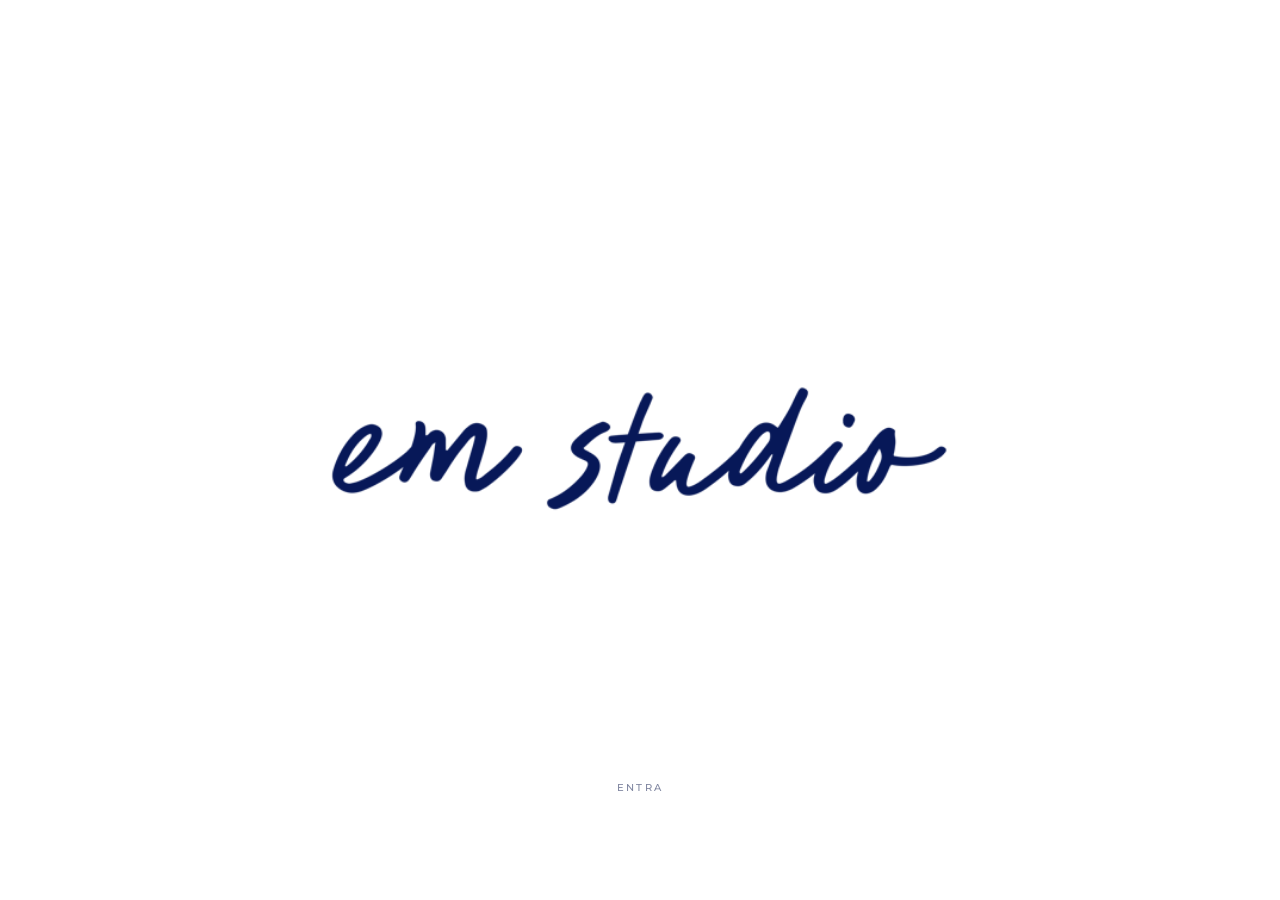
<file: index.html>
<!doctype html>
<html lang="it">
  <head>
    <meta charset="utf-8" />
    <meta name="viewport" content="width=device-width, initial-scale=1" />
    <title>EM Studio — Comunicazione e marketing</title>
    <meta name="description" content="EM Studio, comunicazione e marketing sul Garda: strategia, foto e video, branding, social, siti web e analisi, con un team costruito attorno a ogni progetto." />
    <link rel="icon" type="image/png" href="img/icon.png" />
    <link rel="apple-touch-icon" href="img/apple-touch-icon.png" />
    <!-- what a shared link shows (WhatsApp, Instagram, LinkedIn): the address must be absolute -->
    <!-- shortcut: the address is the GitHub Pages one; change it with the move to Netlify and the domain -->
    <meta property="og:type" content="website" />
    <meta property="og:title" content="EM Studio — Comunicazione e marketing" />
    <meta property="og:description" content="EM Studio, comunicazione e marketing sul Garda: strategia, foto e video, branding, social, siti web e analisi, con un team costruito attorno a ogni progetto." />
    <meta property="og:url" content="https://federicoturrinitn-a11y.github.io/em-studio/" />
    <meta property="og:image" content="https://federicoturrinitn-a11y.github.io/em-studio/img/og.jpg" />
    <meta name="twitter:card" content="summary_large_image" />
    <!-- shortcut: the ?v= is bumped by hand so a browser never pairs a new page with old styles; a build step should stamp it if the site gets one -->
    <link rel="stylesheet" href="styles.css?v=67" />
    <script src="main.js?v=52" defer></script>
  </head>
  <body>
    <!-- the font loads without holding up the first paint: until it arrives the page shows
     in its own colour with a fallback face, never as a blank white screen -->
    <link rel="preconnect" href="https://fonts.gstatic.com" crossorigin />
    <link
      rel="stylesheet"
      href="https://fonts.googleapis.com/css2?family=Montserrat:wght@300;400;500;600&display=swap"
      media="print"
      onload="this.media = 'all'"
    />
    <!-- Set before first paint: every hidden starting state in the CSS hangs off
     this flag, so without script the page renders as plain readable content. -->
    <script>
      document.documentElement.classList.add("js");
      // back from Lavori, the first paint is already the colour its curtain left on screen
      try {
        if (sessionStorage.getItem("em-from") === "lavori") {
          var h = location.hash;
          document.body.style.backgroundColor = h === "#contatti" ? "#091956" : h === "#chi-siamo" ? "#ffffff" : "#091956";
          document.documentElement.setAttribute("data-tone", h === "#chi-siamo" ? "light" : "dark");
        }
      } catch (e) {}
    </script>

    <!-- paper behind the docked em, so the Studio page scrolls under it cleanly -->
    <div class="bar" aria-hidden="true"></div>

    <!-- The handwritten logo from Landing page (6), cut into its two words. They
     read as "em studio" until they part, then em climbs to the top and studio
     drops to the bottom. Every change of page closes and reopens them. -->
    <div class="mark" aria-hidden="true">
      <span class="part" data-part
        ><img
          src="[data-uri]"
          alt="" /></span
      ><span class="part" data-part
        ><img
          src="[data-uri]"
          alt=""
      /></span>
    </div>

    <nav class="corner corner--tr" aria-label="Sezioni">
      <a href="#home">Home</a>
      <a href="#chi-siamo">Studio</a>
      <a href="lavori.html">Lavori</a>
      <a href="#contatti">Contatti</a>
    </nav>

    <button class="skip" id="skip" type="button">ENTRA</button>

    <main class="middle" id="middle">
      <!-- =====================================================  STUDIO  ===== -->
      <!-- A page that scrolls down. Its first screen is the slogan between em
       and studio; once it scrolls, em docks top-left and studio drops away. -->
      <section class="view" id="studio" aria-label="Studio">
        <!-- First part: pinned under the logo. Scrolling down first raises the
         slogan line by line, then slides this row from right to left, each
         block appearing as it comes in; after that the page carries on down. -->
        <div class="hscroll" id="hscroll" data-scene="blue">
          <div class="sticky">
            <!-- the first screen: on white the logo grows, a card opens under it
                 and the projects flip through it; the card turns dark blue and fills
                 the screen, the logo rises to the upper middle and a row of five
                 photos comes up along the foot (main.js) -->
            <div class="intro hero">
              <!-- the card: the flipbook plays on it; its last picture is the dark
                   blue itself, and it opens to fill the first screen (main.js) -->
              <span class="frame" aria-hidden="true">
                <span class="flip">
                  <img src="img/moor-1.jpg" alt="" />
                  <img src="img/pallavolo-c9-2.jpg" alt="" />
                  <img src="img/sweet-retreat-1.jpg" alt="" />
                  <img src="img/la-lavagna-2.jpg" alt="" />
                  <img src="img/desiree-corona-2.jpg" alt="" />
                  <img src="img/calzature-dro-3.jpg" alt="" />
                  <img src="img/like-home-1.jpg" alt="" />
                  <img src="img/horizon-1.jpg" alt="" />
                </span>
              </span>
              <!-- in the middle of the blue, what the studio is -->
              <div class="hero-text">
                <p class="statement">Il bello è vedere quello che gli altri non vedono.</p>
                <p class="hero-lead">
                  EM Studio è uno spazio creativo in continua evoluzione, dove
                  idee, competenze e punti di vista diversi si incontrano. Un
                  team che prende forma attorno a ogni progetto.
                </p>
                <a class="btn" href="lavori.html">Vedi i lavori</a>
              </div>
              <!-- along the foot, five of our projects, picked for colours that sit with the blue -->
              <div class="strip">
                <a href="lavori.html" style="--i: 0"><img src="img/gp-servizi-1.jpg" alt="G&amp;P Servizi" /></a>
                <a href="lavori.html" style="--i: 1"><img src="img/dolce-riva-3.jpg" alt="Dolce Riva Night" /></a>
                <a href="lavori.html" style="--i: 2"><img src="img/calzature-dro-1.jpg" alt="Calzature Dro" /></a>
                <a href="lavori.html" style="--i: 3"><img src="img/sweet-retreat-1.jpg" alt="Sweet Retreat" /></a>
                <a href="lavori.html" style="--i: 4"><img src="img/desiree-corona-3.jpg" alt="Desiree Corona" /></a>
              </div>
              <h1 class="vh">EM Studio — Comunicazione e marketing</h1>
            </div>
          </div>
        </div>

        <div class="scene scene--stack dark" data-scene="navy">
          <div class="wrap">
            <p class="eyebrow">Servizi 360°</p>
            <h2>Creative, strategy e digital</h2>
            <p class="intro-p">
              La comunicazione comprende competenze diverse, che funzionano al
              meglio quando dialogano tra loro. Per questo mettiamo in relazione
              strategia, creatività, digitale e tecnologia, costruendo percorsi
              coerenti con gli obiettivi del brand.
            </p>
          </div>
        <!-- the six services, their names large and stacked: pointing at one
             darkens its band and brings up its project's photo beside it (on
             the right and on the left in turn); opening the row moves that
             photo to its place beside the text (main.js) -->
        <div class="svc">
                  <div class="svc-list">
          <details>
            <summary><span class="svc-n">01</span><span class="svc-name">Strategy &amp; Consulting<span class="svc-float" aria-hidden="true"><img data-src="img/gp-servizi-1.jpg" alt="" /></span></span><span class="svc-sub">Brand strategy, posizionamento e direzione creativa</span></summary>
            <div class="svc-fold"><div class="svc-body"><a class="svc-pic" href="lavori.html"><img data-src="img/gp-servizi-1.jpg" alt="" /><span class="svc-cap"><small>Esempio · Azienda sicurezza lavoro</small>G&amp;P Servizi</span></a><div><p class="svc-tag">Diamo una direzione alle tue idee</p><p>Affianchiamo brand e aziende nella definizione della propria identità, degli obiettivi e della direzione da seguire. Analizziamo il contesto, individuiamo opportunità e sviluppiamo strategie che mettono in relazione visione, creatività e obiettivi concreti.</p></div><ul class="tags"><li>Strategia</li><li>Consulenza</li><li>Posizionamento</li><li>Analisi di mercato</li><li>Direzione creativa</li><li>Pianificazione</li></ul><a class="btn svc-cta" href="#contatti" data-svc="Strategy &amp; Consulting">Contattaci</a></div></div>
          </details>
          <details>
            <summary><span class="svc-n">02</span><span class="svc-name">Photo &amp; Video<span class="svc-float" aria-hidden="true"><img data-src="img/horizon-1.jpg" alt="" /></span></span><span class="svc-sub">Fotografia, video, shooting e storytelling</span></summary>
            <div class="svc-fold"><div class="svc-body"><a class="svc-pic" href="lavori.html"><img data-src="img/horizon-1.jpg" alt="" /><span class="svc-cap"><small>Esempio · Organizzazione eventi</small>Horizon Music Festival</span></a><div><p>Realizziamo contenuti visivi che raccontano brand, prodotti, servizi ed esperienze attraverso fotografia e video. Dallo sviluppo del concept alla produzione, curiamo ogni dettaglio per creare immagini e storie coerenti con l&#x27;identità del brand e pensate per i diversi canali di comunicazione.</p></div><ul class="tags"><li>Fotografia</li><li>Video production</li><li>Reels</li><li>Storytelling</li><li>Shooting di prodotto</li><li>Contenuti per eventi</li></ul><a class="btn svc-cta" href="#contatti" data-svc="Photo &amp; Video">Contattaci</a></div></div>
          </details>
          <details>
            <summary><span class="svc-n">03</span><span class="svc-name">Branding &amp; Design<span class="svc-float" aria-hidden="true"><img data-src="img/like-home-1.jpg" alt="" /></span></span><span class="svc-sub">Brand identity, grafica e materiali pubblicitari</span></summary>
            <div class="svc-fold"><div class="svc-body"><a class="svc-pic" href="lavori.html"><img data-src="img/like-home-1.jpg" alt="" /><span class="svc-cap"><small>Esempio · Agenzia di interior design</small>Like Home Design</span></a><div><p class="svc-tag">Diamo forma all&#x27;identità dei brand</p><p>Traduciamo valori, personalità e visione in un linguaggio visivo riconoscibile e coerente. Progettiamo identità che prendono forma attraverso colori, tipografia, immagini e materiali, costruendo un sistema grafico capace di distinguere il brand e accompagnarlo in ogni punto di contatto.</p></div><ul class="tags"><li>Brand identity</li><li>Visual identity</li><li>Graphic design</li><li>Art direction</li><li>Packaging</li><li>Materiali pubblicitari</li></ul><a class="btn svc-cta" href="#contatti" data-svc="Branding &amp; Design">Contattaci</a></div></div>
          </details>
          <details>
            <summary><span class="svc-n">04</span><span class="svc-name">Digital Marketing<span class="svc-float" aria-hidden="true"><img data-src="img/calzature-dro-1.jpg" alt="" /></span></span><span class="svc-sub">Social media e campagne ads</span></summary>
            <div class="svc-fold"><div class="svc-body"><a class="svc-pic" href="lavori.html"><img data-src="img/calzature-dro-1.jpg" alt="" /><span class="svc-cap"><small>Esempio · Catena di negozi di scarpe</small>Calzature Dro</span></a><div><p class="svc-tag">Costruiamo la tua presenza digitale</p><p>Sviluppiamo e gestiamo la comunicazione online dei brand, mettendo in relazione contenuti, canali social e campagne pubblicitarie. Dalla pianificazione editoriale alla gestione quotidiana, lavoriamo per dare continuità alla comunicazione e raggiungere il pubblico attraverso messaggi e contenuti pertinenti.</p></div><ul class="tags"><li>Social media management</li><li>Content planning</li><li>Meta Ads</li><li>Google Ads</li><li>Campagne digitali</li><li>Gestione dei canali</li></ul><a class="btn svc-cta" href="#contatti" data-svc="Digital Marketing">Contattaci</a></div></div>
          </details>
          <details>
            <summary><span class="svc-n">05</span><span class="svc-name">Web &amp; Digital<span class="svc-float" aria-hidden="true"><img data-src="img/garda-trentino-1.jpg" alt="" /></span></span><span class="svc-sub">Siti web, e-commerce, landing page e UX/UI</span></summary>
            <div class="svc-fold"><div class="svc-body"><a class="svc-pic" href="lavori.html"><img data-src="img/garda-trentino-1.jpg" alt="" /><span class="svc-cap"><small>Esempio · APT Altogarda</small>Garda Trentino</span></a><div><p class="svc-tag">Progettiamo esperienze digitali</p><p>Diamo vita a spazi digitali che uniscono estetica, funzionalità e facilità di utilizzo. Progettiamo siti web, e-commerce e landing page in cui struttura, contenuti e identità visiva lavorano insieme, per offrire un&#x27;esperienza intuitiva e coerente con il brand.</p></div><ul class="tags"><li>Website design</li><li>Web development</li><li>E-commerce</li><li>Landing page</li><li>UX/UI design</li><li>Soluzioni digitali</li></ul><a class="btn svc-cta" href="#contatti" data-svc="Web &amp; Digital">Contattaci</a></div></div>
          </details>
          <details>
            <summary><span class="svc-n">06</span><span class="svc-name">Analytics &amp; Optimization<span class="svc-float" aria-hidden="true"><img data-src="img/gruppo-toscano-1.jpg" alt="" /></span></span><span class="svc-sub">Analisi, report e monitoraggio delle performance</span></summary>
            <div class="svc-fold"><div class="svc-body"><a class="svc-pic" href="lavori.html"><img data-src="img/gruppo-toscano-1.jpg" alt="" /><span class="svc-cap"><small>Esempio · Agenzia immobiliare</small>Gruppo Toscano</span></a><div><p class="svc-tag">Osserviamo, analizziamo, miglioriamo</p><p>Monitoriamo l&#x27;andamento delle attività per comprendere i risultati, individuare ciò che funziona e riconoscere nuove opportunità. Attraverso l&#x27;analisi dei dati e la lettura delle performance, supportiamo le decisioni e ottimizziamo le attività nel tempo, adattandole all&#x27;evoluzione degli obiettivi.</p></div><ul class="tags"><li>Data analytics</li><li>Monitoraggio dei risultati</li><li>Reportistica</li><li>KPI</li><li>Analisi delle performance</li><li>Ottimizzazione</li></ul><a class="btn svc-cta" href="#contatti" data-svc="Analytics &amp; Optimization">Contattaci</a></div></div>
          </details>
          </div>
        </div>
        <!-- the end of Home: where to go from here -->
        <div class="home-end">
          <p class="eyebrow">E adesso?</p>
          <h2>Raccontaci il tuo progetto.</h2>
          <div class="links">
            <a class="btn btn--solid" href="#contatti">Contattaci</a>
            <a class="btn" href="lavori.html">Vedi i lavori</a>
          </div>
          <!-- the business's details belong on the home page too -->
          <p class="legal">© 2026 EM STUDIO di Emily Santacatterina · P.IVA 02788530224 · <a href="privacy.html">Privacy e cookie</a></p>
        </div>
        </div>
      </section>

      <!-- ======================================================  STUDIO  ===== -->
      <!-- The studio itself: who we are, the team and how a project runs.
           A whole page of its own, like Contatti, that scrolls down. -->
      <section class="view" id="chi-siamo" aria-label="Studio">
        <div class="about">
          <p class="statement">
            Le storie più interessanti sono quelle che sanno distinguersi.
          </p>
          <p class="intro-p">
            Ci piace guardare oltre, trovare il valore dietro ogni realtà e
            trasformarlo in idee, identità e progetti creativi.
          </p>

          <p class="eyebrow">Chi siamo</p>
          <h2>
            EM Studio è uno studio creativo in continua evoluzione, dove idee,
            competenze e punti di vista diversi si incontrano.
          </h2>
          <div class="cols">
            <p>
              Diamo forma alle idee attraverso strategia, branding, design,
              fotografia, video e comunicazione digitale, dando vita a progetti
              che spaziano dall'identità di un brand alla sua presenza online.
            </p>
            <p>
              Un team di professionisti che collabora, sperimenta e cambia forma
              in base ai progetti, mantenendo sempre una visione condivisa.
            </p>
          </div>
          <a class="btn" href="lavori.html">Scopri i nostri progetti</a>

          <p class="eyebrow">Il nostro punto di forza</p>
          <h2>Dietro un buon progetto non c'è solo creatività.</h2>
          <p class="intro-p">
            Servono idee, visione e qualcuno che sappia trasformarle in realtà.
            Noi mettiamo insieme le competenze giuste, cambiamo prospettiva e
            diamo forma a progetti che spaccano.
          </p>

          <p class="eyebrow">The creative mix</p>
          <h2>Non tutti i progetti hanno bisogno dello stesso team.</h2>
          <div class="team-head">
            <p class="lead">
              Ogni progetto ha il suo mix. Le competenze entrano in gioco quando
              servono, mantenendo un'unica direzione creativa.
            </p>
            <button class="btn btn--solid" id="shuffle" type="button">
              Rimescola il team
            </button>
          </div>
          <!-- all eight are the pool; main.js deals four of them, Emily always in -->
          <ul class="people" id="people">
            <li>
              <i style="background: #334eac">E</i><b>Emily</b
              ><span>Direzione creativa</span>
            </li>
            <li>
              <i style="background: #091956">G</i><b>Giulia R.</b
              ><span>Strategia</span>
            </li>
            <li>
              <i style="background: #5783e4">M</i><b>Marco T.</b
              ><span>Fotografia</span>
            </li>
            <li>
              <i style="background: #ad988a">S</i><b>Sara L.</b
              ><span>Video</span>
            </li>
            <li>
              <i style="background: #2c4a9e">L</i><b>Luca B.</b
              ><span>Sviluppo web</span>
            </li>
            <li>
              <i style="background: #5783e4">C</i><b>Chiara V.</b
              ><span>Social &amp; ads</span>
            </li>
            <li>
              <i style="background: #334eac">D</i><b>Davide M.</b
              ><span>Grafica</span>
            </li>
            <li>
              <i style="background: #ad988a">E</i><b>Elena F.</b
              ><span>Data &amp; analytics</span>
            </li>
          </ul>
        <!-- the flow closes the page: five steps on a straight line, each one
         lighting up as the scroll brings it in -->
        <div class="hblock flow" id="flow">
          <p class="eyebrow">Il nostro flusso di lavoro</p>
          <p class="flow-title">La creatività è solo una parte del lavoro.</p>
          <p class="intro-p">
            Dietro ogni progetto ci sono ascolto, scelte e una direzione precisa.
            Partiamo dagli obiettivi, troviamo nuove prospettive e mettiamo
            insieme le competenze giuste per trasformare le idee in qualcosa di
            concreto.
          </p>
          <ol class="steps" id="steps">
            <li>
              <span class="n">01</span>
              <h3><span>Ascolto</span></h3>
              <p>
                Entriamo nella realtà del cliente e comprendiamo persone,
                obiettivi, esigenze e contesto.
              </p>
            </li>
            <li>
              <span class="n">02</span>
              <h3><span>Analisi</span></h3>
              <p>
                Studiamo ciò che esiste già per individuare punti di
                forza, criticità e opportunità.
              </p>
            </li>
            <li>
              <span class="n">03</span>
              <h3><span>Strategia</span></h3>
              <p>
                Costruiamo una direzione chiara, capace di guidare tutte
                le scelte creative.
              </p>
            </li>
            <li>
              <span class="n">04</span>
              <h3><span>Produzione</span></h3>
              <p>
                Trasformiamo la strategia in contenuti, immagini, video e
                comunicazione.
              </p>
            </li>
            <li>
              <span class="n">05</span>
              <h3><span>Evoluzione</span></h3>
              <p>
                Osserviamo i risultati e utilizziamo ciò che impariamo per
                migliorare il progetto nel tempo.
              </p>
            </li>
          </ol>
        </div>
        </div>
        <!-- the end of Studio, as at the end of Home: where to go from here -->
        <div class="home-end dark">
          <p class="eyebrow">Let's talk</p>
          <h2>Le idee migliori iniziano spesso con una chiacchierata.</h2>
          <p class="intro-p">Hai un progetto o una nuova idea? Raccontacelo.</p>
          <div class="links">
            <a class="btn btn--solid" href="tel:+393201551726">Beviamoci un caffè ↗</a>
            <a class="btn" href="#contatti">Parliamo del tuo progetto ↗</a>
          </div>
          <p class="legal">© 2026 EM STUDIO di Emily Santacatterina · P.IVA 02788530224 · <a href="privacy.html">Privacy e cookie</a></p>
        </div>
      </section>

      <!-- ===================================================  CONTATTI  ===== -->
      <!-- Contatti covers the whole screen, logo included, as a page of its own -->
      <section class="view" id="contatti" aria-labelledby="contatti-h">
        <div class="contact">
          <p class="eyebrow">Contatti</p>
          <h2 id="contatti-h">Raccontaci il tuo progetto</h2>
          <!-- the form, and beside it the direct ways to reach us -->
          <div class="contact-grid">
          <form class="quote" id="quote">
            <label>Nome<input name="nome" required /></label>
            <label>Email<input type="email" name="email" required /></label>
            <label>Azienda<input name="azienda" /></label>
            <label
              >Di cosa hai bisogno
              <select name="servizio">
                <option>Strategy &amp; Consulting</option>
                <option>Photo &amp; Video</option>
                <option>Branding &amp; Design</option>
                <option>Digital Marketing</option>
                <option>Web &amp; Digital</option>
                <option>Analytics &amp; Optimization</option>
              </select>
            </label>
            <label class="full"
              >Raccontaci il progetto<textarea name="msg" rows="4"></textarea>
            </label>
            <button class="btn btn--solid" type="submit">
              Richiedi un preventivo
            </button>
            <!-- shown once the button is pressed: the form only opens the
                 visitor's mail program, and where there is none nothing would
                 seem to happen -->
            <p class="form-note form-done" id="quote-done" role="status" hidden>
              Abbiamo preparato l'email nel tuo programma di posta: controllala
              e premi Invia. Non si è aperto niente?
              <button type="button">Copia il messaggio</button>
              e incollalo in un'email a
              <a href="mailto:emstudio.work@gmail.com">emstudio.work@gmail.com</a>.
            </p>
            <!-- what happens to what is typed here, said where it is typed -->
            <p class="form-note">
              Il modulo prepara un'email da inviare dal tuo programma di posta:
              usiamo quei dati solo per risponderti.
              <a href="privacy.html">Informativa privacy</a>
            </p>
          </form>
          <ul class="reach">
            <li><a href="mailto:emstudio.work@gmail.com"><svg viewBox="0 0 24 24" aria-hidden="true"><rect x="3" y="5" width="18" height="14" rx="2"/><path d="m3 7 9 6 9-6"/></svg>emstudio.work@gmail.com</a></li>
            <li><a href="tel:+393201551726"><svg viewBox="0 0 24 24" aria-hidden="true"><path d="M22 16.9v3a2 2 0 0 1-2.2 2 19.8 19.8 0 0 1-8.6-3.1 19.5 19.5 0 0 1-6-6A19.8 19.8 0 0 1 2.1 4.2 2 2 0 0 1 4.1 2h3a2 2 0 0 1 2 1.7c.1 1 .4 1.9.7 2.8a2 2 0 0 1-.5 2.1L8.1 9.9a16 16 0 0 0 6 6l1.3-1.3a2 2 0 0 1 2.1-.5c.9.3 1.8.6 2.8.7a2 2 0 0 1 1.7 2z"/></svg>320 1551 726</a></li>
            <li><a href="https://www.instagram.com/emstudio.social/" target="_blank" rel="noopener"><svg viewBox="0 0 24 24" aria-hidden="true"><rect x="3" y="3" width="18" height="18" rx="5"/><circle cx="12" cy="12" r="4"/><circle cx="17.5" cy="6.5" r="0.6"/></svg>@emstudio.social</a></li>
          </ul>
          </div>
          <p class="legal">© 2026 EM STUDIO di Emily Santacatterina · P.IVA 02788530224 · <a href="privacy.html">Privacy e cookie</a></p>
        </div>
      </section>
    </main>
  </body>
</html>
</file>
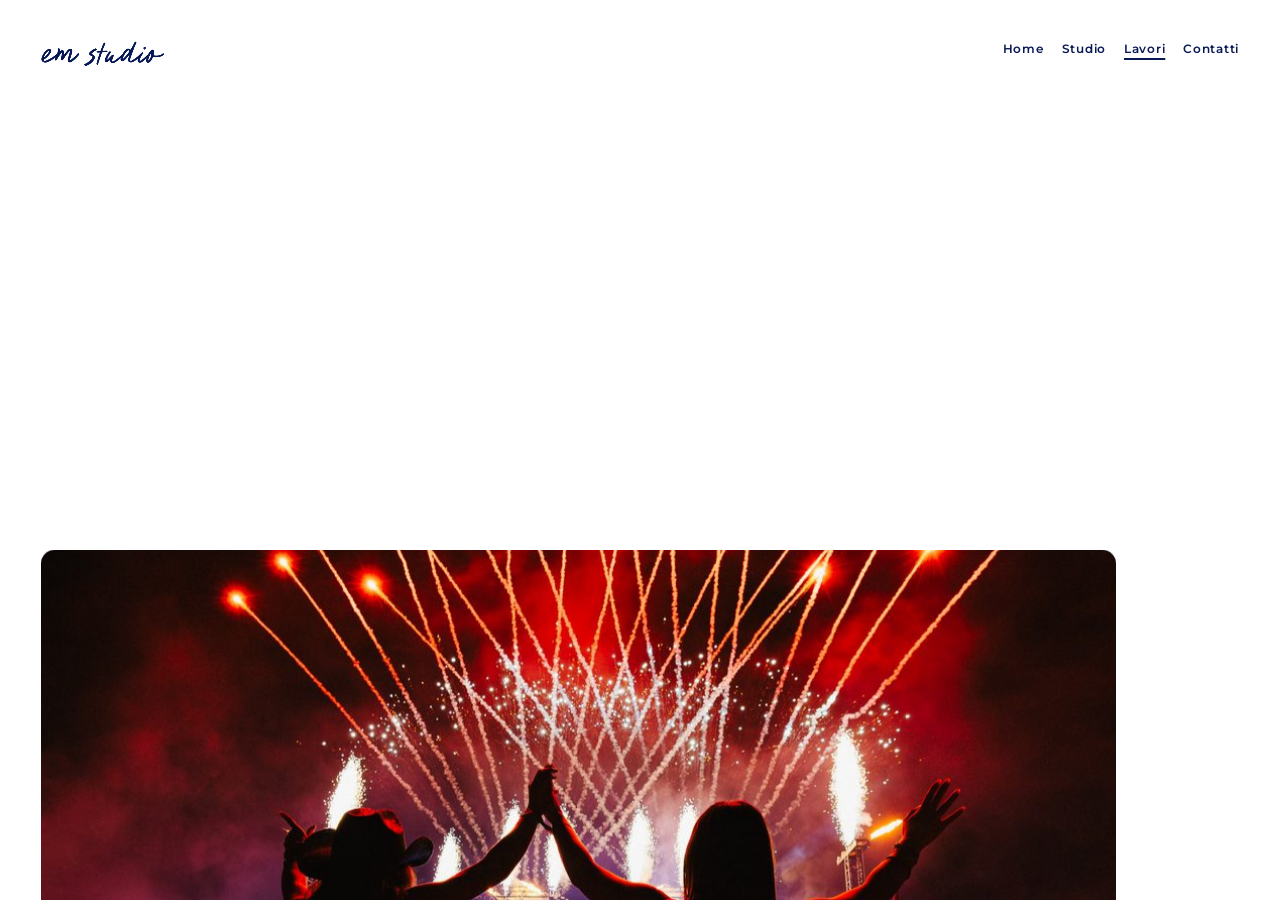
<file: lavori.html>
<!DOCTYPE html>
<html lang="it">
<head>
<meta charset="utf-8">
<meta name="viewport" content="width=device-width, initial-scale=1">
<link rel="icon" type="image/png" href="img/icon.png">
<link rel="apple-touch-icon" href="img/apple-touch-icon.png">
<title>EM Studio — Lavori</title>
<!-- the font loads without holding up the first paint: until it arrives the page shows
     in its own colour with a fallback face, never as a blank white screen -->
<link rel="preconnect" href="https://fonts.gstatic.com" crossorigin>
<link rel="stylesheet" href="https://fonts.googleapis.com/css2?family=Montserrat:wght@300;400;500;600&display=swap" media="print" onload="this.media='all'">
<style>
:root{
  --navy:#091956;--paper:#f6f7fb;--mist:#d5dbee;--body:#2a3150;--muted:#4a5378;--pale:#c7cee7;
  --ease:cubic-bezier(.2,.7,.1,1);
  --font:Montserrat,system-ui,sans-serif;
  --pad:clamp(16px,3.2vw,46px);
  --logo-h:min(11.8vw,131px);
  --dock-s:.2;                      /* the logo's size docked in the corner, as on the home page */
  --top:calc(var(--pad) * 2 + 90px); /* where the row of photos starts */
  --gap:clamp(20px,3.4vw,60px);
}
html,body{margin:0;height:100%;overflow:hidden;background:#fff;color:var(--navy);font-family:var(--font);}
body{touch-action:none;}
/* on the way out the page turns to the colour of the one it is going to (set in leave) */
body{transition:background-color .75s ease;}

.corner{position:fixed;z-index:20;margin:0;font-size:11px;letter-spacing:.14em;text-transform:uppercase;color:var(--muted);transition:color .4s,opacity .4s;}
.corner--tr{top:var(--pad);right:var(--pad);display:flex;gap:18px;letter-spacing:.06em;text-transform:none;font-size:12px;font-weight:600;color:var(--navy);}
.corner--tr a{display:inline-block;color:inherit;text-decoration:none;transition:transform .25s var(--ease);}
.corner--tr a:hover,.corner--tr a[aria-current]{text-decoration:underline;text-underline-offset:5px;text-decoration-thickness:1.5px;}
.corner--tr a:hover{transform:scale(1.08);}

/* the logo, docked small in the top left corner as on the home page; it
   arrives from (and leaves for) the middle, whole, at the home page's size */
.mark{
  position:fixed;inset:0;z-index:16;display:flex;align-items:center;justify-content:center;
  pointer-events:none;
  transform:translate(calc(-50% + var(--pad) + var(--logo-w,440px) * var(--dock-s) / 2),calc(-50% + var(--pad) + var(--logo-h) * var(--dock-s) / 2)) scale(var(--dock-s));
  /* slow and calm, on a layer of its own so the row moving under it never holds it up */
  transition:transform 1.6s var(--ease);
  will-change:transform;
}
.mark img{display:block;height:var(--logo-h);width:auto;pointer-events:auto;cursor:pointer;transition:filter .6s ease;}
html.from-home .mark,
html.is-leaving .mark{transform:none;}
html.is-leaving .mark{transition-duration:1.4s;}
/* the next page's colour, falling over the screen under the logo */
.curtain{position:fixed;inset:0;z-index:15;pointer-events:none;will-change:transform;}
/* leaving for a dark page (Home, Contatti), it turns white on the way */
html.to-dark .mark img{filter:brightness(0) invert(1);}
/* the menu turns as the curtain's edge reaches it */
html.menu-dark .corner--tr a{color:#fff;transition:color .2s;}

/* ------------------------------------------------- the row of works -- */
/* An endless row of photos, 16:9, from --top down to the bottom edge; the
   wheel, a drag or a swipe slides it sideways (the script places each card
   and wraps it round, so it never runs out). */
.reel{position:fixed;left:0;right:0;top:var(--top);bottom:0;overflow:hidden;}
.w-card{
  position:absolute;left:0;bottom:0;height:min(88%,calc(84vw * 9 / 16));aspect-ratio:16/9;   /* sitting on the bottom edge */
  border-radius:14px 14px 0 0;overflow:hidden;background:var(--mist);cursor:pointer;
  will-change:transform;
}
.w-card img{display:block;width:100%;height:100%;object-fit:cover;transform:scale(1.001);transition:transform .9s var(--ease);pointer-events:none;}
.w-card:hover img{transform:scale(1.045);}
.reel.is-dragging .w-card{cursor:grabbing;}

/* the project's name riding with the pointer over a photo */
.tag{
  position:fixed;left:0;top:0;z-index:25;pointer-events:none;margin:0;
  display:flex;align-items:center;gap:8px;
  font-size:11px;font-weight:500;letter-spacing:.14em;text-transform:uppercase;color:#fff;
  text-shadow:0 1px 10px rgba(7,24,88,.45);white-space:nowrap;
  opacity:0;transition:opacity .25s ease;
}
.tag::before{content:'';width:7px;height:7px;border-radius:50%;background:#fff;box-shadow:0 0 8px rgba(7,24,88,.35);}
.tag.is-on{opacity:1;}

/* ------------------------------------------------ the project page -- */
.project{
  position:fixed;inset:0;z-index:10;overflow-y:auto;overscroll-behavior:contain;touch-action:pan-y;
  /* no padding at the foot: the next project's photo sits on the bottom edge */
  box-sizing:border-box;padding:calc(var(--pad) * 2 + 60px) var(--pad) 0;
  background:#fff;color:var(--navy);
  opacity:0;visibility:hidden;transition:opacity .45s ease,visibility 0s .45s;
  scrollbar-width:none;
}
.project::-webkit-scrollbar{display:none;}
/* opened from the row the page is see-through while the other photos slide away,
   and turns white once the photo has landed */
.project.is-open{opacity:1;visibility:visible;transition:opacity .45s ease,background-color .5s ease;}
.project.is-parting{background-color:transparent;}
/* white behind the menu, so the project page scrolls under it cleanly */
html.is-project body::before{content:'';position:fixed;z-index:15;top:0;left:0;right:0;height:calc(var(--pad) * 2 + 40px);background:#fff;}
.p-top,.p-hero,.p-body,.p-gallery,.p-next{max-width:1240px;margin-left:auto;margin-right:auto;}
.p-top{display:flex;justify-content:space-between;align-items:center;margin-bottom:14px;}
.p-back{background:none;border:0;padding:6px 0;font:500 11px var(--font);letter-spacing:.12em;color:var(--navy);cursor:pointer;}
.p-back:hover{text-decoration:underline;text-underline-offset:5px;}
.p-count{font-size:10px;font-weight:500;letter-spacing:.2em;color:var(--muted);}
/* the photo runs on past the bottom of the screen: scrolling shows more of it, then its rounded foot */
.p-hero{height:calc(100vh - var(--pad) * 2 - 100px + 22vh);height:calc(100dvh - var(--pad) * 2 - 100px + 22dvh);border-radius:14px;overflow:hidden;}
.p-hero img,.p-next-pic img,.morph img{display:block;width:100%;height:100%;object-fit:cover;}
.project.is-arriving .p-hero{visibility:hidden;}
.p-body{margin-top:clamp(40px,6vw,90px);display:grid;grid-template-columns:1.2fr 1fr;gap:clamp(28px,5vw,80px);}
.eyebrow{margin:0 0 12px;font-size:9.5px;font-weight:500;letter-spacing:.16em;text-transform:uppercase;color:#334eac;}
.p-name{font-size:clamp(2.2rem,5vw,4.4rem);font-weight:500;letter-spacing:-.03em;line-height:1.02;margin:0 0 14px;}
.p-meta{margin:0;font-size:.8rem;font-weight:500;letter-spacing:.12em;text-transform:uppercase;color:var(--muted);}
.p-list{list-style:none;margin:0;padding:0;}
.p-list li{padding:10px 0;border-top:1px solid var(--mist);line-height:1.5;font-size:.95rem;color:var(--body);}
.p-gallery{margin-top:clamp(56px,8vw,110px);display:grid;grid-template-columns:1fr 1fr;gap:clamp(16px,2.4vw,32px);align-items:start;}
.p-gallery:empty{display:none;}
.p-gallery img{display:block;width:100%;height:auto;border-radius:14px;}
.p-gallery img:nth-child(2){margin-top:clamp(60px,12vw,180px);}
.p-gallery img:only-child{grid-column:1/-1;width:min(100%,640px);justify-self:center;}
.p-next{display:block;width:100%;margin-top:clamp(90px,11vw,160px);padding:0;border:0;background:none;color:inherit;font:inherit;text-align:left;cursor:pointer;}
.p-next small{display:block;margin-bottom:10px;font-size:10px;font-weight:500;letter-spacing:.2em;color:var(--muted);}
.p-next-name{display:block;margin-bottom:24px;font-size:clamp(2rem,6vw,5rem);font-weight:500;letter-spacing:-.03em;line-height:1;transition:transform .5s var(--ease);}
.p-next:hover .p-next-name{transform:translateX(14px);}
.p-next-pic{display:block;height:clamp(160px,32vh,340px);border-radius:14px 14px 0 0;overflow:hidden;}
/* the text follows once the photo has landed */
.p-body,.p-gallery,.p-next{opacity:0;transform:translateY(30px);}
.project.is-shown .p-body,.project.is-shown .p-gallery,.project.is-shown .p-next{opacity:1;transform:none;transition:opacity .8s ease,transform .9s var(--ease);}
.project.is-shown .p-gallery{transition-delay:.12s;}
.project.is-shown .p-next{transition-delay:.24s;}
/* the travelling copy of a photo, card to hero */
.morph{position:fixed;z-index:30;border-radius:14px 14px 0 0;overflow:hidden;pointer-events:none;
  transition:left .9s cubic-bezier(.45,0,.2,1),top .9s cubic-bezier(.45,0,.2,1),width .9s cubic-bezier(.45,0,.2,1),height .9s cubic-bezier(.45,0,.2,1);}

@media (max-width:760px){
  :root{--dock-s:.34;--top:calc(var(--pad) * 2 + 70px);}
  /* on a phone the photos stand upright (4:5) and take most of the width */
  /* tall photos that fill most of the screen, still flush with the bottom edge */
  .w-card{width:auto;height:min(72%,calc(82vw * 5 / 3));aspect-ratio:3/5;}
  .corner--tr{gap:10px;font-size:12px;}
  .p-body,.p-gallery{grid-template-columns:1fr;}
  .p-gallery img:nth-child(2){margin-top:0;}
}
@media (prefers-reduced-motion:reduce){
  .w-card img,.mark{transition:none;}
}
</style>
</head>
<body>

<nav class="corner corner--tr" aria-label="Sezioni">
  <a href="index.html#home">Home</a>
  <a href="index.html#chi-siamo">Studio</a>
  <a href="lavori.html" aria-current="page">Lavori</a>
  <a href="index.html#contatti">Contatti</a>
</nav>

<div class="mark" aria-label="em studio"><img src="[data-uri]" alt=""><img src="[data-uri]" alt=""></div>

<div class="reel" id="reel" aria-label="Lavori"></div>
<p class="tag" id="tag" aria-hidden="true"></p>

<section class="project" id="project" aria-label="Progetto" aria-hidden="true">
  <div class="p-top">
    <button class="p-back" type="button">← TUTTI I LAVORI</button>
    <span class="p-count"></span>
  </div>
  <div class="p-hero"><img alt=""></div>
  <div class="p-body">
    <div>
      <p class="eyebrow">Il progetto</p>
      <h2 class="p-name"></h2>
      <p class="p-meta"></p>
    </div>
    <div>
      <p class="eyebrow">Cosa abbiamo fatto</p>
      <ul class="p-list"></ul>
    </div>
  </div>
  <div class="p-gallery"></div>
  <button class="p-next" type="button">
    <small>PROGETTO SUCCESSIVO</small>
    <span class="p-next-name"></span>
    <span class="p-next-pic"><img alt=""></span>
  </button>
</section>

<script>
(function () {
  var projects = [{"name": "Horizon Music Festival", "kind": "Organizzazione eventi · 2023 / in corso", "photos": ["img/horizon-1.jpg", "img/horizon-2.jpg", "img/horizon-3.jpg"], "did": ["Direzione creativa e definizione delle linee comunicative", "Ideazione e realizzazione di grafiche e materiali promozionali", "Coordinamento del team media foto e video", "Coordinamento delle produzioni fotografiche e video", "Gestione delle approvazioni dei contenuti con artisti e management", "Gestione della comunicazione social e pubblicazione live durante l'evento", "Supervisione e coordinamento delle attività media sul campo", "Selezione e gestione dei contenuti foto e video post-evento"]}, {"name": "Dolce Riva Night", "kind": "Organizzazione eventi · 2023 / in corso", "photos": ["img/dolce-riva-1.jpg", "img/dolce-riva-2.jpg", "img/dolce-riva-3.jpg"], "did": ["Definizione della direzione creativa e delle linee comunicative degli eventi", "Ideazione e realizzazione di grafiche e materiali promozionali", "Pianificazione della comunicazione social e del calendario editoriale", "Coordinamento del team media foto e video", "Coordinamento della produzione di contenuti foto e video", "Gestione della comunicazione social e pubblicazione live durante gli eventi", "Creazione di stories e contenuti in tempo reale per raccontare le serate", "Coordinamento della comunicazione digitale"]}, {"name": "Calzature Dro", "kind": "Catena di negozi di scarpe · 10.2025 / in corso", "photos": ["img/calzature-dro-1.jpg", "img/calzature-dro-2.jpg", "img/calzature-dro-3.jpg"], "did": ["Gestione e sviluppo dei canali social", "Pianificazione editoriale e programmazione dei contenuti", "Ideazione e produzione di contenuti originali per post, reel e storie", "Shooting fotografici stagionali dell'intera collezione", "Realizzazione di materiali pubblicitari e grafiche promozionali", "Creazione e gestione di campagne pubblicitarie social multilingua in italiano, inglese e tedesco", "Monitoraggio delle performance e ottimizzazione delle attività di comunicazione"]}, {"name": "Pedretti Home", "kind": "Azienda lavorazione e studio pietre · 03.2026 / in corso", "photos": ["img/pedretti-1.jpg", "img/pedretti-2.jpg", "img/pedretti-3.jpg"], "did": ["Pianificazione e gestione del piano editoriale e dei canali social", "Ideazione e produzione di contenuti fotografici e storytelling dedicati ai materiali lapidei e ai progetti realizzati", "Creazione di grafiche e contenuti editoriali coerenti con l'identità del brand", "Ideazione, gestione e ottimizzazione di campagne pubblicitarie Meta Ads"]}, {"name": "MC House Group", "kind": "Agenzia immobiliare · 10.2025 / in corso", "photos": ["img/mc-house-1.jpg", "img/mc-house-2.jpg", "img/mc-house-3.jpg"], "did": ["Pianificazione e gestione del piano editoriale e dei canali social", "Ideazione e produzione di contenuti per post, reel e caroselli dedicati al mercato immobiliare", "Sviluppo di format editoriali per valorizzare immobili, territorio e competenze del team", "Creazione di contenuti informativi e promozionali per acquisire nuovi incarichi", "Creazione di grafiche promozionali stampate per i nuovi immobili"]}, {"name": "Gruppo Toscano", "kind": "Agenzia immobiliare · 04.2026 / in corso", "photos": ["img/gruppo-toscano-1.jpg", "img/gruppo-toscano-2.jpg", "img/gruppo-toscano-3.jpg"], "did": ["Pianificazione e gestione del piano editoriale e dei canali social", "Ideazione e produzione di contenuti per post, reel e caroselli dedicati al mercato immobiliare", "Sviluppo di contenuti informativi e territoriali per valorizzare immobili, località e opportunità del mercato", "Creazione di contenuti promozionali finalizzati alla visibilità del brand e all'acquisizione di nuovi incarichi", "Ideazione, gestione e ottimizzazione di campagne pubblicitarie Meta Ads"]}, {"name": "Pallavolo C9", "kind": "Associazione sportiva · 2024 / in corso", "photos": ["img/pallavolo-c9-1.jpg", "img/pallavolo-c9-2.jpg", "img/pallavolo-c9-3.jpg"], "did": ["Pianificazione e gestione del piano editoriale annuale", "Gestione e sviluppo dei canali social", "Ideazione e produzione di contenuti originali per post, reel e storie", "Sviluppo di format creativi in linea con trend, eventi e identità del club", "Consulenza e sviluppo della brand identity", "Coordinamento della comunicazione visiva e narrativa del brand"]}, {"name": "G&P Servizi", "kind": "Azienda sicurezza lavoro · 01.2024 / in corso", "photos": ["img/gp-servizi-1.jpg", "img/gp-servizi-2.jpg", "img/gp-servizi-3.jpg"], "did": ["Consulenza strategica e definizione della direzione comunicativa", "Pianificazione e gestione del piano editoriale trimestrale", "Gestione dei canali social e programmazione dei contenuti", "Ideazione e produzione di post, reel e storie per coinvolgere il pubblico", "Gestione e ottimizzazione delle campagne pubblicitarie Meta Ads"]}, {"name": "Garda Host", "kind": "Agenzia affitti turistici · 10.2026 / in corso", "photos": ["img/garda-host-1.jpg", "img/garda-host-2.jpg", "img/garda-host-3.jpg"], "did": ["Pianificazione e gestione del piano editoriale e dei canali social", "Ideazione e produzione di contenuti in lingua inglese dedicati al territorio, alle esperienze e alle strutture ricettive", "Sviluppo di una comunicazione visiva e narrativa coerente con l'identità del brand", "Creazione di contenuti promozionali per valorizzare gli alloggi e incentivare le prenotazioni"]}, {"name": "Papillon Moda", "kind": "Negozio di abbigliamento · 04.2024 / 09.2026", "photos": ["img/papillon-1.jpg", "img/papillon-2.jpg", "img/papillon-3.jpg"], "did": ["Pianificazione e gestione del piano editoriale quadrimestrale", "Gestione e sviluppo dei canali social", "Ideazione e produzione di contenuti originali per post, reel e storie, valorizzando i capi e il team dello store", "Pianificazione delle attività promozionali e lancio delle nuove collezioni", "Consulenza e sviluppo della brand identity", "Realizzazione del catalogo delle nuove collezioni, dallo shooting fotografico alla post-produzione e impaginazione", "Promozione del catalogo attraverso i canali social e WhatsApp"]}, {"name": "Moor Eventi", "kind": "Organizzazione eventi · 2022 / 2023", "photos": ["img/moor-1.jpg", "img/moor-2.jpg"], "did": ["Coordinamento e organizzazione eventi", "Gestione della comunicazione social", "Ideazione e realizzazione di grafiche e materiali promozionali", "Fotografia e reportage degli eventi"]}, {"name": "Atelier Magazine", "kind": "Magazine arredamento · 2026", "photos": ["img/atelier-1.jpg", "img/atelier-2.jpg", "img/atelier-3.jpg"], "did": ["Creazione di contenuti fotografici per valorizzare gli spazi e l'identità di Casa B", "Atelier Magazine x Planet B"]}, {"name": "Desiree Corona", "kind": "Centro estetico · 2026", "photos": ["img/desiree-corona-1.jpg", "img/desiree-corona-2.jpg", "img/desiree-corona-3.jpg"], "did": ["Ideazione e realizzazione di contenuti fotografici e video per valorizzare il salone, i trattamenti e il team", "Produzione di reel promozionali, informativi e ironici", "Realizzazione di fotografie a 360° degli ambienti del salone", "Post-produzione e organizzazione dei contenuti", "Creazione di una mini guida per la pubblicazione autonoma dei contenuti, con consigli pratici e spunti creativi per i social media"]}, {"name": "Like Home Design", "kind": "Agenzia di interior design · 2025", "photos": ["img/like-home-1.jpg"], "did": ["Sviluppo della nuova brand identity in linea con la filosofia “Like Home”", "Ideazione e progettazione del logo", "Definizione della palette colori e della tipografia", "Sviluppo di un linguaggio visivo ispirato allo stile nordico e al legame con la natura", "Definizione delle linee guida visive per una comunicazione coerente e riconoscibile"]}, {"name": "Sweet Retreat", "kind": "Appartamenti turistici · 2026", "photos": ["img/sweet-retreat-1.jpg"], "did": ["Ideazione e progettazione del logo", "Definizione della palette colori e della tipografia", "Sviluppo di un linguaggio visivo ispirato allo stile nordico e al legame con la natura", "Definizione delle linee guida visive per una comunicazione coerente e riconoscibile", "Shooting fotografico"]}, {"name": "Le Tre Terre", "kind": "Azienda vitivinicola · 2024", "photos": ["img/le-tre-terre-1.jpg", "img/le-tre-terre-2.jpg"], "did": ["Ideazione e realizzazione di brochure aziendali in italiano e inglese, con una comunicazione visiva che valorizza la storia dell'azienda e il legame con il territorio", "Progettazione di biglietti da visita coordinati con l'identità visiva del brand", "Realizzazione di una presentazione digitale interattiva per illustrare il prodotto, con integrazione di QR code e collegamenti dedicati"]}, {"name": "La Lavagna", "kind": "Pizzeria e laboratorio artigianale · 2024", "photos": ["img/la-lavagna-1.jpg", "img/la-lavagna-2.jpg", "img/la-lavagna-3.jpg"], "did": ["Ideazione e realizzazione di materiali grafici, tra cui loghi, brochure e menù personalizzati", "Realizzazione di shooting fotografici e post-produzione delle immagini"]}, {"name": "Garda Trentino", "kind": "APT Altogarda · 2024", "photos": ["img/garda-trentino-1.jpg", "img/garda-trentino-2.jpg"], "did": ["Ideazione e realizzazione di creatività pubblicitarie per la promozione delle esperienze di Garda Trentino", "Progettazione e implementazione di template grafici dinamici tramite Channable", "Configurazione di un sistema automatizzato per la generazione di annunci a partire dai dati del sito web", "Adattamento delle creatività in italiano, tedesco e inglese per una comunicazione mirata ai diversi mercati linguistici"]}];

  var root = document.documentElement,
      reel = document.getElementById('reel'),
      tag = document.getElementById('tag'),
      mark = document.querySelector('.mark'),
      N = projects.length,
      LEAVE = 1700,                            // ms the row takes to go, on the way to the home page
      still = matchMedia('(prefers-reduced-motion: reduce)').matches;

  function pad(n) { return ('0' + n).slice(-2); }

  // one card per project; the script lays them out and wraps them round
  var cards = projects.map(function (p, i) {
    var a = reel.appendChild(document.createElement('a'));
    a.className = 'w-card';
    a.href = '#';
    a.setAttribute('aria-label', p.name + ' — ' + p.kind);
    a.innerHTML = '<img src="' + p.photos[0] + '" alt="" draggable="false">';
    a.addEventListener('click', function (e) { e.preventDefault(); if (!dragged && ready) choose(i, a); });
    return a;
  });

  /* The row: x is how far it has slid (px), easing toward tx. Each card's
     place is its slot minus x, wrapped into one loop of the whole row, so
     the row has no ends. */
  var step = 0, loop = 0, gapPx = 0, padPx = 0, x = 0, tx = 0, lastT = 0, riseStart = 0, leaveStart = 0, openIdx = -1,
      pivot = 0, part = 0,   // the opened card, and how far the others have parted from it (0 … 1)
      ready = still;   // no sliding by hand until the row has come in

  function measure() {
    // the CSS clamps (--gap, --pad) worked out here in px
    var w0 = innerWidth;
    gapPx = Math.min(60, Math.max(20, w0 * 0.034));
    padPx = Math.min(46, Math.max(16, w0 * 0.032));
    step = (cards[0].offsetWidth + gapPx) || 1;
    loop = step * N;
    // the logo's width, for docking it in the corner
    var w = 0;
    [].forEach.call(mark.querySelectorAll('img'), function (im) { w += im.offsetWidth; });
    root.style.setProperty('--logo-w', w + 'px');
  }
  addEventListener('resize', measure);
  addEventListener('load', measure);
  measure();

  function frame(now) {
    if (leaveStart) {                         // leaving: the row slides off to the left, gathering speed
      var g = Math.min(1, (now - leaveStart) / LEAVE);
      tx = leaveFrom + g * g * innerWidth * 1.6;
      reel.style.opacity = (1 - g).toFixed(3);
    }
    // the same glide at any frame rate: 8.5% of the way per 60th of a second
    var dt = Math.min(100, now - (lastT || now));
    lastT = now;
    if (glide) glideStep(now);
    else x += (tx - x) * (still ? 1 : 1 - Math.pow(1 - 0.085, dt / 16.67));
    var start = padPx;
    // while a project is open the other photos part, off to the left and right of it
    if (openIdx >= 0) pivot = openIdx;
    part += ((openIdx >= 0 ? 1 : 0) - part) * (still ? 1 : 1 - Math.pow(1 - 0.035, dt / 16.67));
    var pp = ((pivot * step - x) % loop + loop) % loop;
    if (pp > loop - step) pp -= loop;
    for (var i = 0; i < N; i++) {
      var p = ((i * step - x) % loop + loop) % loop;   // 0 … loop
      if (p > loop - step) p -= loop;                  // the card just off the left edge
      if (i !== pivot) p += (p < pp ? -1 : 1) * part * innerWidth;
      // the opening: each card rises from below the screen, left to right
      var up = 0;
      if (riseStart) {
        var q = Math.max(0, Math.min(1, (now - riseStart - Math.max(0, p) / innerWidth * 380) / 1000));
        up = Math.pow(1 - q, 3) * (cards[i].offsetHeight + 60);
      }
      cards[i].style.transform = 'translate3d(' + (p + start).toFixed(1) + 'px,' + up.toFixed(1) + 'px,0)';
    }
    if (riseStart && now - riseStart > 1500) riseStart = 0;
    hovering();
    requestAnimationFrame(frame);
  }

  /* The name rides with the pointer over whichever photo is under it. The
     row moves under a still pointer, so this asks every frame instead of
     waiting for the pointer to enter or leave. */
  var mx = -1, my = -1, under = -1;
  function hovering() {
    var el = mx < 0 || openIdx >= 0 || leaveStart ? null : document.elementFromPoint(mx, my),
        c = el && el.closest ? el.closest('.w-card') : null,
        i = c ? cards.indexOf(c) : -1;
    if (i === under) return;
    under = i;
    if (i >= 0) tag.textContent = projects[i].name;
    tag.classList.toggle('is-on', i >= 0);
  }
  addEventListener('pointerleave', function () { mx = my = -1; });
  document.addEventListener('mouseleave', function () { mx = my = -1; });

  // wheel (either direction), drag and swipe all just move the target
  addEventListener('wheel', function (e) {
    if (!ready || openIdx >= 0) return;
    tx += (Math.abs(e.deltaX) > Math.abs(e.deltaY) ? e.deltaX : e.deltaY) * 1.1;
  }, { passive: true });
  var down = false, dragged = false, sx = 0, sy = 0, stx = 0;
  reel.addEventListener('pointerdown', function (e) {
    if (!ready || openIdx >= 0) return;
    down = true; dragged = false; sx = e.clientX; sy = e.clientY; stx = tx;
  });
  addEventListener('pointermove', function (e) {
    if (e.pointerType === 'mouse') { mx = e.clientX; my = e.clientY; }
    tag.style.transform = 'translate(' + (e.clientX + 16) + 'px,' + (e.clientY - 6) + 'px)';
    if (!down) return;
    // across or down, whichever way the finger goes most: a swipe up moves the row on, like a swipe left
    var dx = e.clientX - sx, dy = e.clientY - sy,
        d = Math.abs(dx) >= Math.abs(dy) ? dx : dy;
    if (Math.abs(d) > 6) { dragged = true; reel.classList.add('is-dragging'); }
    tx = stx - d * 1.4;
  });
  addEventListener('pointerup', function () {
    down = false; reel.classList.remove('is-dragging');
    setTimeout(function () { dragged = false; }, 0);   // the click after a drag is not a choice
  });
  addEventListener('keydown', function (e) {
    if (e.key === 'Escape') return close();
    if (openIdx >= 0 || !ready) return;
    if (e.key === 'ArrowRight') tx += step;
    if (e.key === 'ArrowLeft') tx -= step;
  });

  /* A card off to the side slides to the middle first, then opens, in one
     movement: the row glides over on an ease-in-out (no slow tail), and as
     it eases into place the photo is already starting to grow. */
  var glide = null;   // { from, to, start, dur, i, a, opened }
  function choose(i, a) {
    var r = a.getBoundingClientRect(),
        off = r.left + r.width / 2 - innerWidth / 2;
    if (Math.abs(off) < 30 || still) return open(i, a);
    ready = false;
    glide = { from: x, to: x + off, start: performance.now(),
              dur: Math.min(800, 420 + Math.abs(off) * 0.35), i: i, a: a, opened: false };
  }
  function glideStep(now) {
    var g = glide, p = Math.min(1, (now - g.start) / g.dur),
        e = p < 0.5 ? 4 * p * p * p : 1 - Math.pow(-2 * p + 2, 3) / 2;
    x = tx = g.from + (g.to - g.from) * e;
    if (p > 0.82 && !g.opened) { g.opened = true; ready = true; open(g.i, g.a); }
    if (p >= 1) glide = null;
  }

  /* ---------------------------------------------- the project page -- */

  var page = document.getElementById('project'),
      hero = page.querySelector('.p-hero'),
      FLY = still ? 0 : 900;

  function fill(i) {
    var p = projects[i], nx = projects[(i + 1) % N];
    page.querySelector('.p-count').textContent = pad(i + 1) + ' / ' + pad(N);
    hero.querySelector('img').src = p.photos[0];
    page.querySelector('.p-name').textContent = p.name;
    page.querySelector('.p-meta').textContent = p.kind;
    var list = page.querySelector('.p-list');
    list.textContent = '';
    p.did.forEach(function (d) { list.appendChild(document.createElement('li')).textContent = d; });
    page.querySelector('.p-gallery').innerHTML = p.photos.slice(1).map(function (s) { return '<img src="' + s + '" alt="" loading="lazy">'; }).join('');
    page.querySelector('.p-next-name').textContent = nx.name;
    page.querySelector('.p-next-pic img').src = nx.photos[0];
    page.scrollTop = 0;
  }

  // the clicked photo flies from its place in the row into the hero
  function open(i, from) {
    if (openIdx >= 0) return;
    openIdx = i;
    tx = x;   // hold the row where it is
    under = -1;
    tag.classList.remove('is-on');
    var a = from.getBoundingClientRect();
    fill(i);
    root.classList.add('is-project');
    page.setAttribute('aria-hidden', 'false');
    page.classList.add('is-open', 'is-parting');
    fly(i, a);
  }

  /* A copy of the photo grows from where it was (rect a) into the hero at the
     top of the project page; the text follows once it has landed. */
  function fly(i, a) {
    page.classList.add('is-arriving');
    var b = hero.getBoundingClientRect(),
        m = document.createElement('div');
    m.className = 'morph';
    m.innerHTML = '<img src="' + projects[i].photos[0] + '" alt="">';
    m.style.cssText = 'left:' + a.left + 'px;top:' + a.top + 'px;width:' + a.width + 'px;height:' + a.height + 'px';
    document.body.appendChild(m);
    m.getBoundingClientRect();   // commit the start before moving
    m.style.cssText = 'left:' + b.left + 'px;top:' + b.top + 'px;width:' + b.width + 'px;height:' + b.height + 'px';
    setTimeout(function () {
      page.classList.remove('is-arriving', 'is-parting');
      page.classList.add('is-shown');
      m.remove();
    }, FLY);
  }

  function close() {
    if (openIdx < 0) return;
    openIdx = -1;
    root.classList.remove('is-project');
    page.setAttribute('aria-hidden', 'true');
    page.classList.remove('is-open', 'is-shown');
  }

  page.querySelector('.p-back').addEventListener('click', close);
  // the next project opens the way a card does: its photo at the foot of the
  // page grows into the hero, while the page goes back to the top under it
  page.querySelector('.p-next').addEventListener('click', function () {
    if (page.classList.contains('is-arriving')) return;
    var i = (openIdx + 1) % N,
        a = page.querySelector('.p-next-pic img').getBoundingClientRect();
    page.classList.remove('is-shown');   // the old text goes at once
    fill(i);                             // the new project, scrolled to the top
    openIdx = i;
    tx = x + step;                       // the row moves on one behind the page
    fly(i, a);
  });

  /* ------------------------------------------ back to the home page -- */

  // the logo takes the page back to its start: the project closed, the row back to the first photo
  mark.addEventListener('click', function () {
    if (leaveStart) return;
    if (openIdx >= 0) { close(); page.scrollTop = 0; }
    tx = Math.round(x / loop) * loop;   // the nearest turn of the loop where the first photo leads
  });

  /* Home, Studio and Contatti live on the home page. Rather than cut to it,
     the row slides away while the logo comes to the middle (white if the
     page it goes to is dark); the home page is told (sessionStorage) to
     start from that logo. */
  var leaveFrom = 0;
  function leave(href) {
    if (leaveStart) return;
    close();
    ready = false;
    leaveFrom = tx;
    leaveStart = performance.now();
    var light = /#chi-siamo$/.test(href);   // Studio is white; Home opens on dark blue, Contatti is dark blue
    root.classList.add('is-leaving');
    // the colour of the page it goes to falls like a curtain; the logo turns as it passes
    var c = document.body.appendChild(document.createElement('div'));
    c.className = 'curtain';
    c.style.background = light ? '#ffffff' : '#091956';
    if (!still) c.animate([{ transform: 'translateY(-100%)' }, { transform: 'none' }],
                          { duration: LEAVE, easing: 'cubic-bezier(0.65, 0, 0.35, 1)', fill: 'forwards' });
    setTimeout(function () { root.classList.toggle('to-dark', !light); }, still ? 0 : LEAVE * 0.5);
    // the ease is about 4t³ at the start, so the edge reaches the menu at the cube root
    var reach = Math.min(0.5, (document.querySelector('.corner--tr').getBoundingClientRect().bottom + 6) / innerHeight);
    if (!light) setTimeout(function () { root.classList.add('menu-dark'); }, still ? 0 : LEAVE * Math.cbrt(reach / 4));
    try { sessionStorage.setItem('em-from', 'lavori'); } catch (e) {}
    setTimeout(function () { location.href = href; }, still ? 0 : LEAVE);
  }
  [].forEach.call(document.querySelectorAll('.corner--tr a[href^="index.html"]'), function (a) {
    a.addEventListener('click', function (e) {
      if (e.button || e.metaKey || e.ctrlKey || e.shiftKey || e.altKey) return;   // a new tab: just follow the link
      e.preventDefault();
      leave(a.href);
    });
  });
  // back from the home page through the browser's history: the page comes back as it was left
  addEventListener('pageshow', function (e) {
    if (!e.persisted || !leaveStart) return;
    leaveStart = 0;
    ready = true;
    tx = x = leaveFrom;
    reel.style.opacity = '';
    [].forEach.call(document.querySelectorAll('.curtain'), function (c) { c.remove(); });
    root.classList.remove('is-leaving', 'to-dark', 'menu-dark');
  });

  /* ------------------------------------------------------ the arrival -- */

  // from the home page the logo is already whole in the middle: commit that
  // place before it moves, or it would glide in from the corner instead
  var fromHome = false;
  try { fromHome = sessionStorage.getItem('em-from') === 'home'; sessionStorage.removeItem('em-from'); } catch (e) {}
  // placed there with no transition: the page's first style already had it in the corner
  if (fromHome) { mark.style.transition = 'none'; root.classList.add('from-home'); mark.getBoundingClientRect(); }

  /* The photos rise into place from below, one after another, while the logo
     docks. Both wait until the photos are decoded (at most 1.2s): moving while
     the page is still loading is what made the logo stutter. Until then the
     photos wait below the screen. */
  x = tx = 0;
  riseStart = still ? 0 : Infinity;
  requestAnimationFrame(frame);
  function begin() {
    if (begin.done) return;
    begin.done = true;
    requestAnimationFrame(function () {
      mark.style.transition = '';
      root.classList.remove('from-home');
      if (!still) riseStart = performance.now() + (fromHome ? 150 : 250);
      setTimeout(function () { ready = true; }, still ? 0 : 1200);
    });
  }
  Promise.all(cards.map(function (a) { var im = a.firstChild; return im.decode ? im.decode().catch(function () {}) : 0; })).then(begin);
  setTimeout(begin, 1200);
})();
</script>
</body>
</html>
</file>
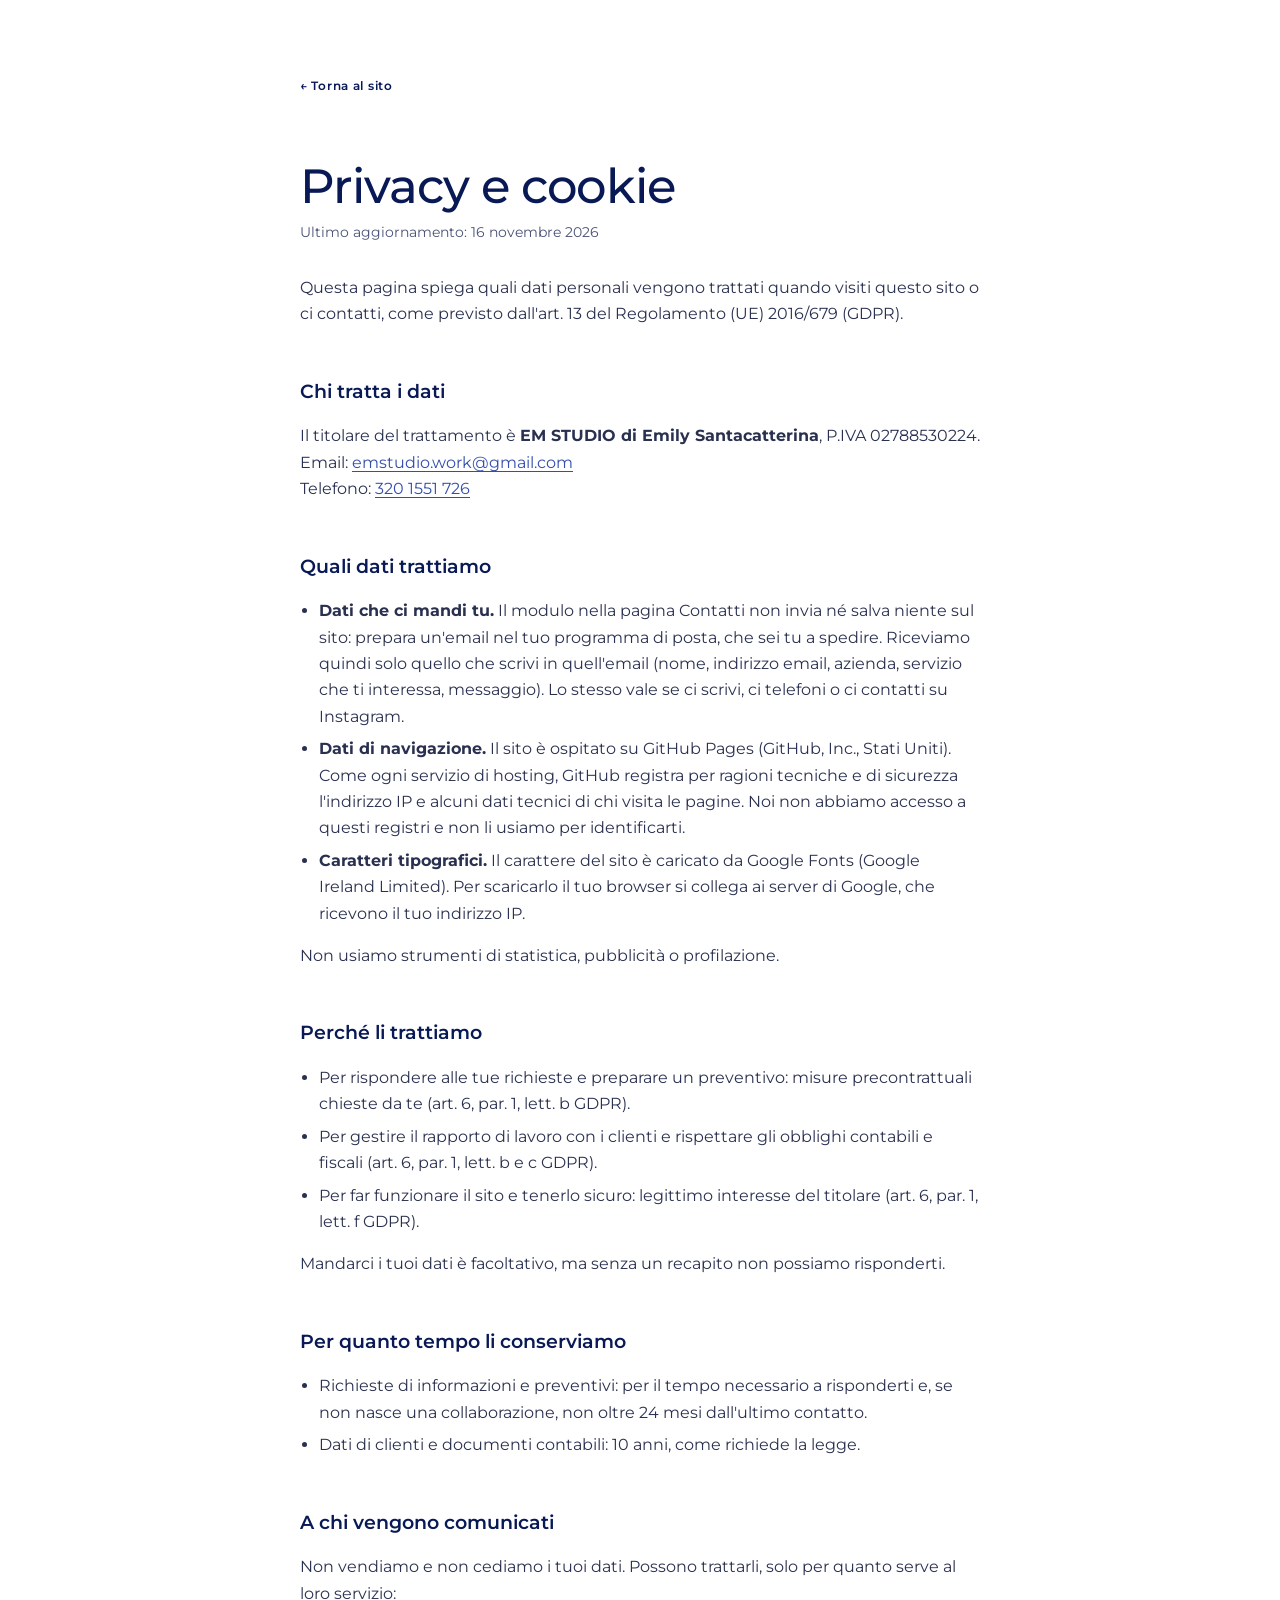
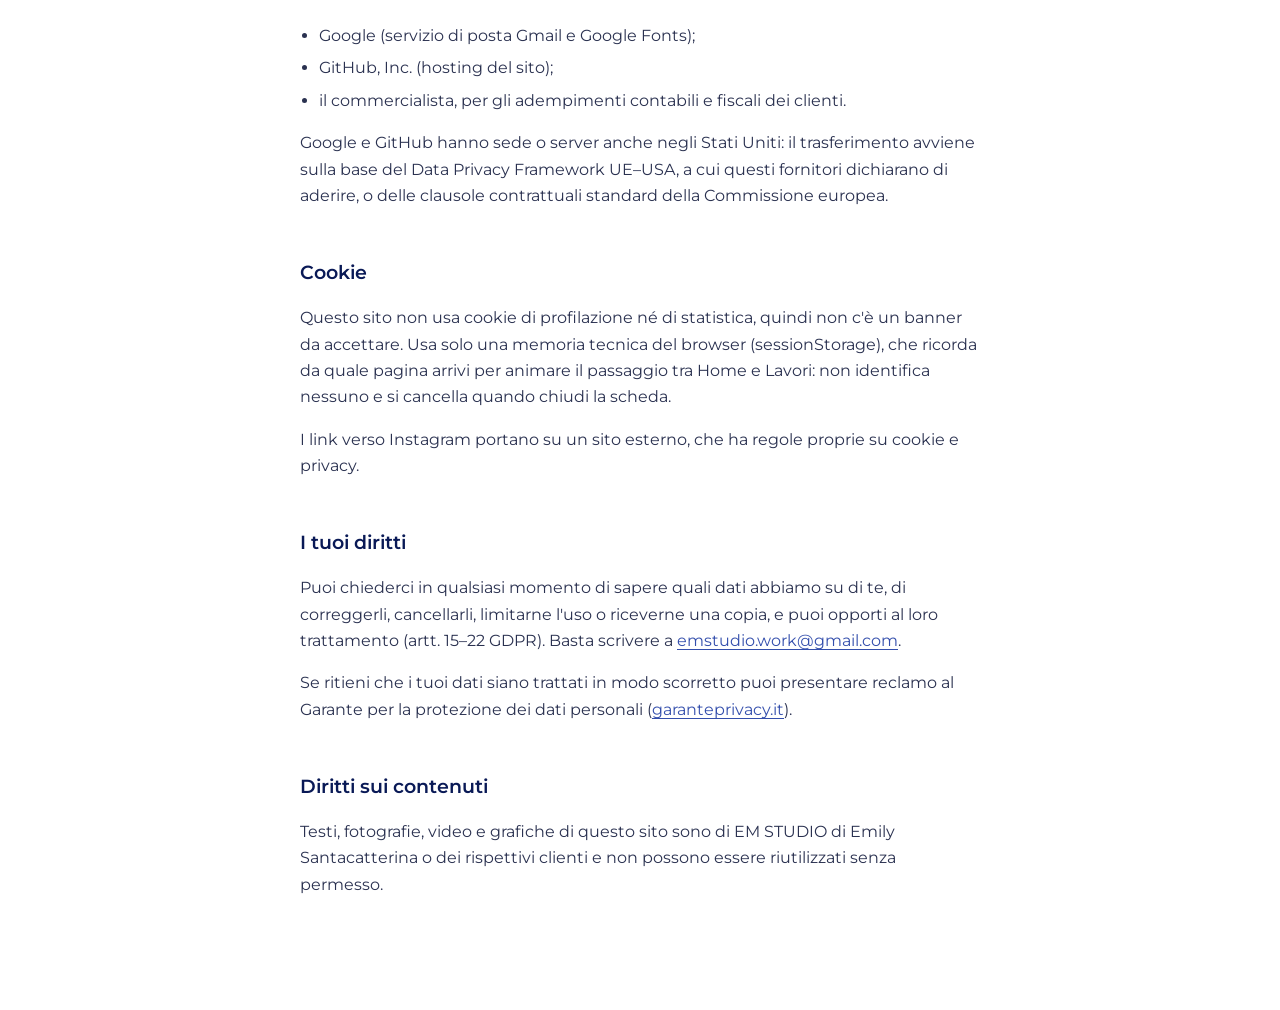
<file: privacy.html>
<!doctype html>
<html lang="it">
  <head>
    <meta charset="utf-8" />
    <meta name="viewport" content="width=device-width, initial-scale=1" />
    <link rel="icon" type="image/png" href="img/icon.png" />
    <title>Privacy e cookie — EM Studio</title>
    <link rel="preconnect" href="https://fonts.googleapis.com" />
    <link rel="preconnect" href="https://fonts.gstatic.com" crossorigin />
    <link href="https://fonts.googleapis.com/css2?family=Montserrat:wght@300;400;500;600&display=swap" rel="stylesheet" />
    <style>
      /* a plain page to read: the site's type and colours, nothing that moves */
      body {
        margin: 0;
        font-family: "Montserrat", system-ui, sans-serif;
        color: #2a3150;
        background: #fff;
        line-height: 1.65;
      }
      main {
        box-sizing: border-box;
        max-width: 760px;
        margin: 0 auto;
        padding: clamp(28px, 6vw, 72px) clamp(20px, 5vw, 40px) 96px;
      }
      a {
        color: #334eac;
        text-underline-offset: 3px;
      }
      .back {
        display: inline-block;
        margin-bottom: clamp(32px, 6vw, 64px);
        font-size: 12px;
        font-weight: 600;
        letter-spacing: 0.06em;
        color: #071858;
        text-decoration: none;
      }
      .back:hover {
        text-decoration: underline;
      }
      h1 {
        margin: 0 0 8px;
        font-size: clamp(2rem, 5vw, 3rem);
        font-weight: 500;
        letter-spacing: -0.02em;
        line-height: 1.1;
        color: #091956;
      }
      h2 {
        margin: 48px 0 10px;
        font-size: 1.2rem;
        font-weight: 600;
        color: #091956;
      }
      .when {
        margin: 0 0 32px;
        font-size: 0.85rem;
        color: #4a5378;
      }
      ul {
        padding-left: 1.2em;
      }
      li {
        margin-bottom: 6px;
      }
    </style>
  </head>
  <body>
    <main>
      <a class="back" href="index.html">← Torna al sito</a>
      <h1>Privacy e cookie</h1>
      <p class="when">Ultimo aggiornamento: 16 novembre 2026</p>

      <p>
        Questa pagina spiega quali dati personali vengono trattati quando visiti
        questo sito o ci contatti, come previsto dall'art. 13 del Regolamento
        (UE) 2016/679 (GDPR).
      </p>

      <h2>Chi tratta i dati</h2>
      <p>
        Il titolare del trattamento è <strong>EM STUDIO di Emily Santacatterina</strong>,
        P.IVA 02788530224.<br />
        Email: <a href="mailto:emstudio.work@gmail.com">emstudio.work@gmail.com</a><br />
        Telefono: <a href="tel:+393201551726">320 1551 726</a>
      </p>

      <h2>Quali dati trattiamo</h2>
      <ul>
        <li>
          <strong>Dati che ci mandi tu.</strong> Il modulo nella pagina Contatti
          non invia né salva niente sul sito: prepara un'email nel tuo programma
          di posta, che sei tu a spedire. Riceviamo quindi solo quello che
          scrivi in quell'email (nome, indirizzo email, azienda, servizio che ti
          interessa, messaggio). Lo stesso vale se ci scrivi, ci telefoni o ci
          contatti su Instagram.
        </li>
        <li>
          <strong>Dati di navigazione.</strong> Il sito è ospitato su GitHub
          Pages (GitHub, Inc., Stati Uniti). Come ogni servizio di hosting,
          GitHub registra per ragioni tecniche e di sicurezza l'indirizzo IP e
          alcuni dati tecnici di chi visita le pagine. Noi non abbiamo accesso a
          questi registri e non li usiamo per identificarti.
        </li>
        <li>
          <strong>Caratteri tipografici.</strong> Il carattere del sito è
          caricato da Google Fonts (Google Ireland Limited). Per scaricarlo il
          tuo browser si collega ai server di Google, che ricevono il tuo
          indirizzo IP.
        </li>
      </ul>
      <p>Non usiamo strumenti di statistica, pubblicità o profilazione.</p>

      <h2>Perché li trattiamo</h2>
      <ul>
        <li>
          Per rispondere alle tue richieste e preparare un preventivo: misure
          precontrattuali chieste da te (art. 6, par. 1, lett. b GDPR).
        </li>
        <li>
          Per gestire il rapporto di lavoro con i clienti e rispettare gli
          obblighi contabili e fiscali (art. 6, par. 1, lett. b e c GDPR).
        </li>
        <li>
          Per far funzionare il sito e tenerlo sicuro: legittimo interesse del
          titolare (art. 6, par. 1, lett. f GDPR).
        </li>
      </ul>
      <p>
        Mandarci i tuoi dati è facoltativo, ma senza un recapito non possiamo
        risponderti.
      </p>

      <h2>Per quanto tempo li conserviamo</h2>
      <ul>
        <li>
          Richieste di informazioni e preventivi: per il tempo necessario a
          risponderti e, se non nasce una collaborazione, non oltre 24 mesi
          dall'ultimo contatto.
        </li>
        <li>
          Dati di clienti e documenti contabili: 10 anni, come richiede la legge.
        </li>
      </ul>

      <h2>A chi vengono comunicati</h2>
      <p>
        Non vendiamo e non cediamo i tuoi dati. Possono trattarli, solo per
        quanto serve al loro servizio:
      </p>
      <ul>
        <li>Google (servizio di posta Gmail e Google Fonts);</li>
        <li>GitHub, Inc. (hosting del sito);</li>
        <li>il commercialista, per gli adempimenti contabili e fiscali dei clienti.</li>
      </ul>
      <p>
        Google e GitHub hanno sede o server anche negli Stati Uniti: il
        trasferimento avviene sulla base del Data Privacy Framework UE–USA, a
        cui questi fornitori dichiarano di aderire, o delle clausole
        contrattuali standard della Commissione europea.
      </p>

      <h2>Cookie</h2>
      <p>
        Questo sito non usa cookie di profilazione né di statistica, quindi non
        c'è un banner da accettare. Usa solo una memoria tecnica del browser
        (sessionStorage), che ricorda da quale pagina arrivi per animare il
        passaggio tra Home e Lavori: non identifica nessuno e si cancella
        quando chiudi la scheda.
      </p>
      <p>
        I link verso Instagram portano su un sito esterno, che ha regole
        proprie su cookie e privacy.
      </p>

      <h2>I tuoi diritti</h2>
      <p>
        Puoi chiederci in qualsiasi momento di sapere quali dati abbiamo su di
        te, di correggerli, cancellarli, limitarne l'uso o riceverne una copia,
        e puoi opporti al loro trattamento (artt. 15–22 GDPR). Basta scrivere a
        <a href="mailto:emstudio.work@gmail.com">emstudio.work@gmail.com</a>.
      </p>
      <p>
        Se ritieni che i tuoi dati siano trattati in modo scorretto puoi
        presentare reclamo al Garante per la protezione dei dati personali
        (<a href="https://www.garanteprivacy.it" target="_blank" rel="noopener">garanteprivacy.it</a>).
      </p>

      <h2>Diritti sui contenuti</h2>
      <p>
        Testi, fotografie, video e grafiche di questo sito sono di EM STUDIO di
        Emily Santacatterina o dei rispettivi clienti e non possono essere
        riutilizzati senza permesso.
      </p>
    </main>
  </body>
</html>
</file>
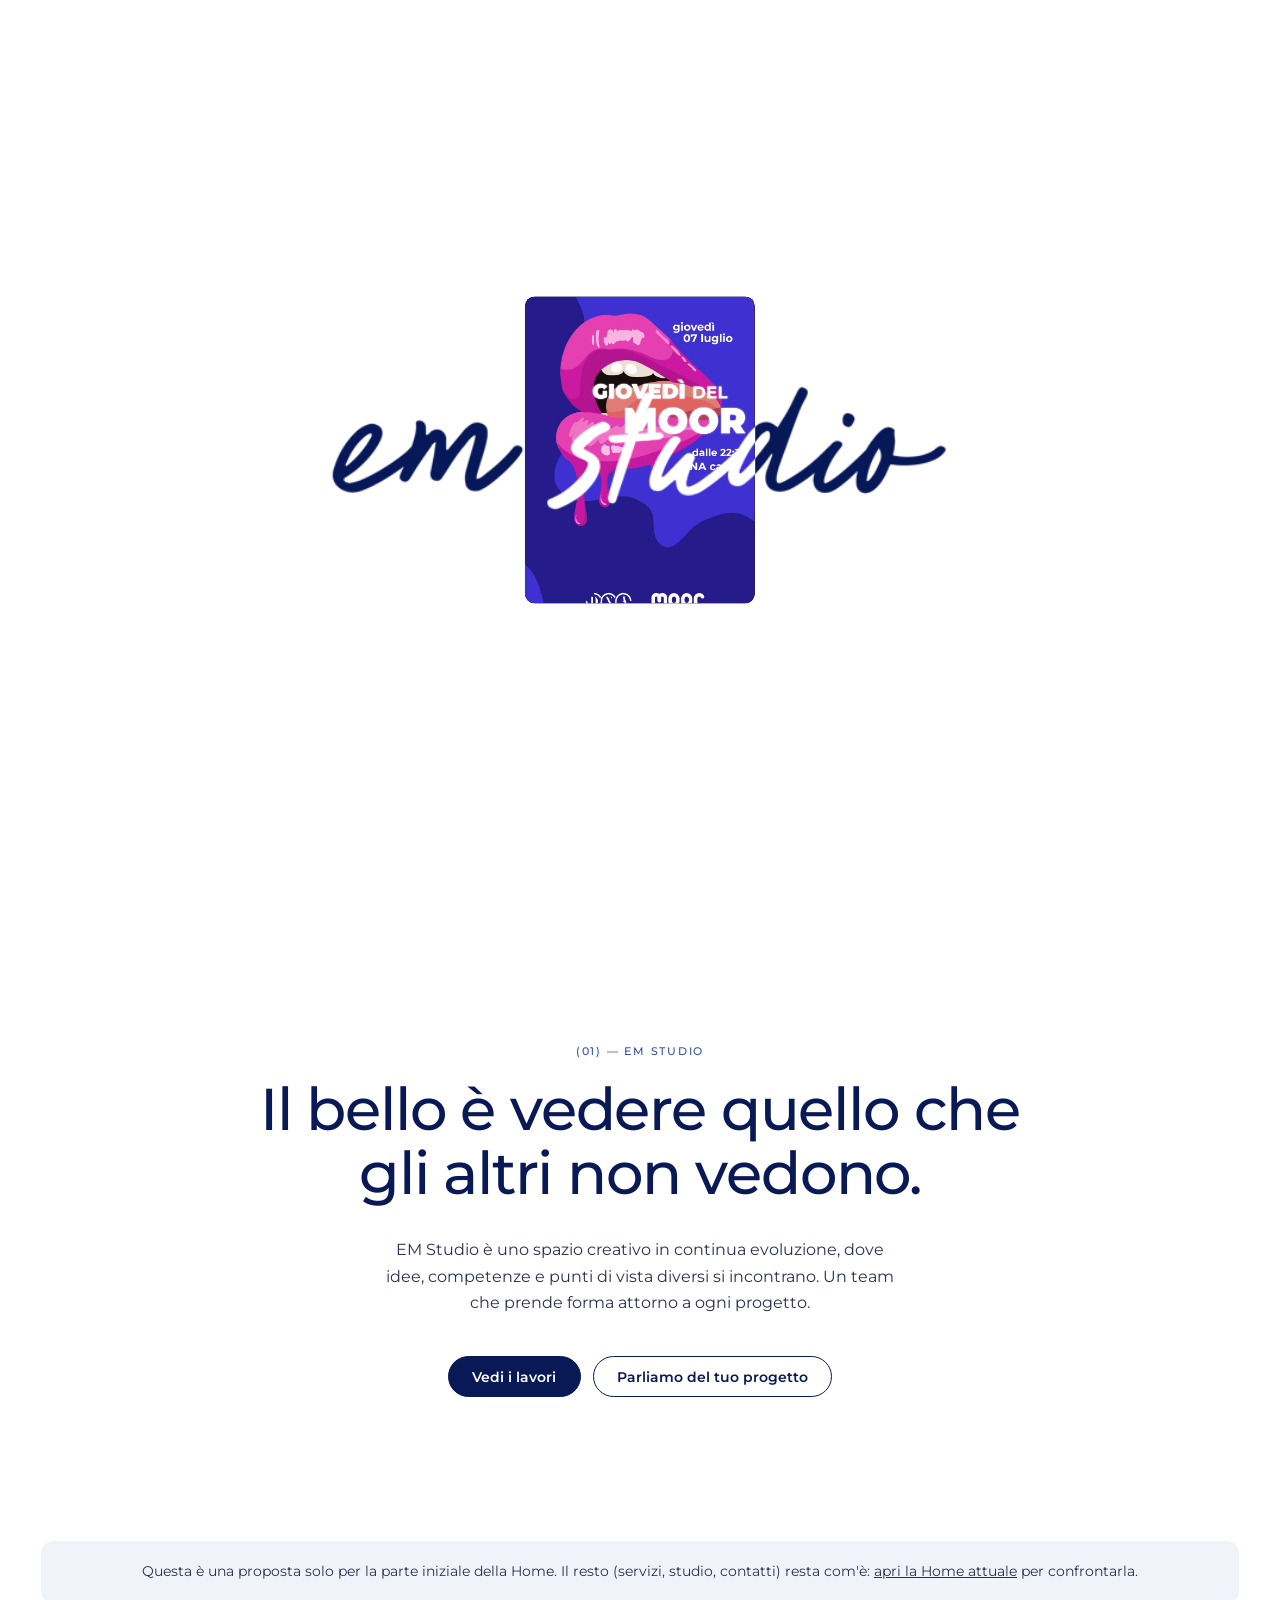
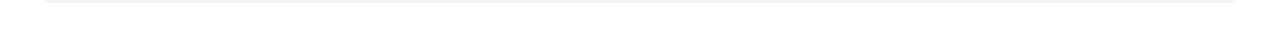
<file: proposta.html>
<!doctype html>
<html lang="it">
  <head>
    <meta charset="utf-8" />
    <meta name="viewport" content="width=device-width, initial-scale=1" />
    <title>EM Studio — proposta per la Home</title>
    <link rel="icon" type="image/png" href="img/icon.png" />
    <link rel="preconnect" href="https://fonts.googleapis.com" />
    <link rel="preconnect" href="https://fonts.gstatic.com" crossorigin />
    <link href="https://fonts.googleapis.com/css2?family=Montserrat:wght@400;500;600&display=swap" rel="stylesheet" />
    <!-- A proposal for the opening of Home, on a page of its own to set beside
         the current one. On white the logo grows; under it a small card opens
         and the projects flip through it like a flipbook, slowing down. Then
         the logo parts, em to the left and studio to the right, and the card
         becomes a phone: on its screen our projects scroll by, one after the
         other, as on a feed. While the logo crosses the card it is white on
         the photo (a white copy clipped to the card over the dark one).
         shortcut: the phone is drawn; a photo of a hand holding a phone, with
         the feed laid on its screen, would be the real thing. -->
    <style>
      :root {
        --navy: #091956;
        --blue: #334eac;
        --body: #2a3150;
        --pad: clamp(16px, 3.2vw, 46px);
        --logo-h: min(11.8vw, 131px);
        --ease: cubic-bezier(0.2, 0.7, 0.1, 1);
        --move: cubic-bezier(0.65, 0, 0.25, 1);
      }
      * {
        box-sizing: border-box;
      }
      html,
      body {
        margin: 0;
        background: #fff;
        color: var(--navy);
        font-family: Montserrat, system-ui, sans-serif;
        -webkit-font-smoothing: antialiased;
      }
      body.is-held {
        overflow: hidden;   /* no scrolling until the opening has played */
      }
      a {
        color: inherit;
      }

      /* ------------------------------------------------------ the top bar */
      .top {
        position: fixed;
        z-index: 50;
        top: 0;
        left: 0;
        right: 0;
        display: flex;
        align-items: center;
        justify-content: space-between;
        padding: var(--pad);
        pointer-events: none;
        transition: background-color 0.4s ease, padding 0.4s ease;
      }
      .top > * {
        pointer-events: auto;
      }
      .brand img {
        display: block;
        height: 24px;
        width: auto;
      }
      .brand {
        opacity: 0;
        transition: opacity 0.4s ease;
      }
      .top nav {
        display: flex;
        gap: 18px;
        opacity: 0;
        transition: opacity 0.8s ease;
      }
      .top nav a {
        font-size: 12px;
        font-weight: 600;
        letter-spacing: 0.06em;
        text-decoration: none;
      }
      .top nav a:hover {
        text-decoration: underline;
        text-underline-offset: 5px;
      }
      .is-open .top nav {
        opacity: 1;
      }
      .is-past .top {
        background: rgba(255, 255, 255, 0.92);
        padding-block: 14px;
      }
      .is-past .brand {
        opacity: 1;
      }

      /* ----------------------------------------------------- the opening */
      .stage {
        position: relative;
        height: 100vh;
        height: 100svh;
        overflow: hidden;
        background: #fff;
      }
      /* the logo, its two halves side by side; main.js moves both copies at
         once: --ly, --ls on the whole, --se and --ss part the halves */
      .logo {
        position: absolute;
        left: 50%;
        top: 50%;
        display: flex;
        height: var(--logo-h);
        transform: translate(-50%, -50%) translateY(var(--ly, 0px)) scale(var(--ls, 0.2));
        transition: transform 1.2s var(--move);
        pointer-events: none;
        user-select: none;
      }
      .logo img {
        display: block;
        height: 100%;
        width: auto;
        transition: transform 1s var(--move);
      }
      .logo .em {
        transform: translateX(calc(-1 * var(--se, 0px)));
      }
      .logo .st {
        transform: translateX(var(--ss, 0px));
      }
      .logo--ink {
        z-index: 20;
        opacity: 0;
        transition:
          transform 1.2s var(--move),
          opacity 0.8s ease;
      }
      .is-lit .logo--ink {
        opacity: 1;
      }
      .is-lit {
        --ls: 1;
      }
      /* the white copy, inside the card (centred on the stage like the dark one) */
      .main .logo {
        z-index: 5;
        filter: brightness(0) invert(1);
      }
      .is-apart .main .logo {
        display: none;   /* the halves are clear of the card: nothing left to copy */
      }

      /* the card, then the phone: centred, sized by main.js (--w, --h) */
      .main {
        position: absolute;
        z-index: 30;
        left: 50%;
        top: 50%;
        width: var(--w, 240px);
        height: var(--h, 320px);
        transform: translate(-50%, -50%);
        clip-path: inset(50% 50% 50% 50% round 10px);
        transition:
          width 1s var(--move),
          height 1s var(--move);
      }
      .is-apart .main {
        clip-path: none;
      }
      .screen {
        position: absolute;
        inset: 0;
        overflow: hidden;
        border-radius: var(--rad, 10px);
        background: #0b0e1a;
        transition:
          border-radius 1s var(--move),
          box-shadow 1s ease;
      }
      /* the phone's body: a dark bezel, a rim, a soft shadow on the table */
      .is-phone .screen {
        --rad: calc(var(--w) * 0.14);
        box-shadow:
          0 0 0 calc(var(--w) * 0.03) #12162a,
          0 0 0 calc(var(--w) * 0.036) #3a4163,
          0 40px 80px rgba(9, 25, 86, 0.28);
      }
      /* its buttons, on the sides */
      .main::before,
      .main::after {
        content: "";
        position: absolute;
        width: 3px;
        border-radius: 2px;
        background: #3a4163;
        opacity: 0;
        transition: opacity 0.6s ease 0.6s;
      }
      .main::before {
        right: calc(var(--w) * -0.036 - 3px);
        top: 24%;
        height: 12%;
      }
      .main::after {
        left: calc(var(--w) * -0.036 - 3px);
        top: 20%;
        height: 16%;
      }
      .is-phone .main::before,
      .is-phone .main::after {
        opacity: 1;
      }
      /* the flipbook, over the feed until the phone takes over */
      .flip img,
      .reel img {
        position: absolute;
        inset: 0;
        width: 100%;
        height: 100%;
        object-fit: cover;
      }
      .flip {
        position: absolute;
        inset: 0;
        z-index: 2;
      }
      .flip img {
        opacity: 0;
      }
      .flip img.on {
        opacity: 1;
      }
      .is-phone .flip {
        display: none;
      }
      /* the feed: one project after the other, filling the screen; main.js
         scrolls it up a project at a time (--k) */
      .feed {
        position: absolute;
        inset: 0;
        display: flex;
        flex-direction: column;
        transform: translateY(calc(var(--k, 0) * -100%));
      }
      .feed.is-moving {
        transition: transform 0.75s cubic-bezier(0.7, 0, 0.2, 1);
      }
      .reel {
        position: relative;
        flex: 0 0 100%;
        overflow: hidden;
      }
      /* what is written over the photos, as on a social feed */
      .ui {
        position: absolute;
        inset: 0;
        z-index: 3;
        pointer-events: none;
        opacity: 0;
        transition: opacity 0.6s ease 0.5s;
        color: #fff;
      }
      .is-phone .ui {
        opacity: 1;
      }
      .ui::before {
        content: "";
        position: absolute;
        inset: 0;
        background: linear-gradient(rgba(0, 0, 0, 0.35), transparent 18%, transparent 58%, rgba(0, 0, 0, 0.6));
      }
      .status {
        position: absolute;
        top: 3.2%;
        left: 9%;
        right: 9%;
        display: flex;
        justify-content: space-between;
        align-items: center;
        font-size: calc(var(--w) * 0.045);
        font-weight: 600;
      }
      .status i {
        display: inline-block;
        width: 1.9em;
        height: 0.9em;
        border: 1.5px solid #fff;
        border-radius: 3px;
        position: relative;
      }
      .status i::after {
        content: "";
        position: absolute;
        inset: 1.5px 30% 1.5px 1.5px;
        background: #fff;
        border-radius: 1px;
      }
      .island {
        position: absolute;
        top: 2.4%;
        left: 50%;
        width: 32%;
        height: 4.2%;
        transform: translateX(-50%);
        border-radius: 999px;
        background: #000;
      }
      .bars {
        position: absolute;
        top: 9%;
        left: 5%;
        right: 5%;
        display: flex;
        gap: 3px;
      }
      .bars span {
        flex: 1;
        height: 2px;
        border-radius: 2px;
        background: rgba(255, 255, 255, 0.35);
        overflow: hidden;
      }
      .bars span::after {
        content: "";
        display: block;
        height: 100%;
        width: 0;
        background: #fff;
      }
      .bars span.done::after {
        width: 100%;
      }
      .bars span.now::after {
        animation: fill var(--beat, 2.6s) linear forwards;
      }
      @keyframes fill {
        to { width: 100%; }
      }
      .who {
        position: absolute;
        left: 6%;
        right: 22%;
        bottom: 5%;
        font-size: calc(var(--w) * 0.042);
        line-height: 1.35;
      }
      .who b {
        display: flex;
        align-items: center;
        gap: 0.5em;
        margin-bottom: 0.35em;
        font-size: 1.1em;
      }
      .who b::before {
        content: "em";
        display: grid;
        place-items: center;
        width: 1.9em;
        height: 1.9em;
        border-radius: 50%;
        background: #fff;
        color: var(--navy);
        font-size: 0.8em;
        font-weight: 600;
      }
      .acts {
        position: absolute;
        right: 5%;
        bottom: 6%;
        display: grid;
        gap: calc(var(--w) * 0.05);
      }
      .acts svg {
        display: block;
        width: calc(var(--w) * 0.085);
        height: calc(var(--w) * 0.085);
        fill: none;
        stroke: #fff;
        stroke-width: 1.8;
        stroke-linecap: round;
        stroke-linejoin: round;
      }
      .hint {
        position: absolute;
        z-index: 40;
        right: var(--pad);
        bottom: var(--pad);
        margin: 0;
        font-size: 10px;
        font-weight: 600;
        letter-spacing: 0.2em;
        opacity: 0;
        transition: opacity 0.8s ease 0.6s;
      }
      .is-open .hint {
        opacity: 0.6;
      }

      /* ------------------------------------------------- after the phone */
      .intro {
        max-width: 860px;
        margin: 0 auto;
        padding: clamp(90px, 16vh, 170px) var(--pad);
        text-align: center;
      }
      .eyebrow {
        margin: 0 0 20px;
        font-size: 11px;
        font-weight: 500;
        letter-spacing: 0.16em;
        color: var(--blue);
      }
      .intro h2 {
        margin: 0;
        font-size: clamp(2rem, 4.6vw, 3.8rem);
        font-weight: 500;
        letter-spacing: -0.02em;
        line-height: 1.08;
      }
      .intro p.lead {
        max-width: 48ch;
        margin: clamp(20px, 3vw, 32px) auto 0;
        font-size: clamp(1rem, 1.25vw, 1.15rem);
        line-height: 1.65;
        color: var(--body);
      }
      .links {
        display: flex;
        flex-wrap: wrap;
        justify-content: center;
        gap: 12px;
        margin-top: clamp(28px, 4vw, 40px);
      }
      .btn {
        display: inline-block;
        padding: 0.85em 1.7em;
        border: 1.5px solid var(--navy);
        border-radius: 999px;
        font-size: 0.85rem;
        font-weight: 600;
        text-decoration: none;
        transition: background-color 0.25s ease, color 0.25s ease;
      }
      .btn:hover,
      .btn--solid {
        background: var(--navy);
        color: #fff;
      }
      .btn--solid:hover {
        background: var(--blue);
        border-color: var(--blue);
      }
      .note {
        margin: 0 var(--pad) var(--pad);
        padding: 20px 24px;
        border-radius: 12px;
        background: #f1f3fa;
        font-size: 0.85rem;
        line-height: 1.6;
        color: var(--body);
        text-align: center;
      }

      @media (max-width: 640px) {
        :root {
          --logo-h: 15vw;
        }
        .top nav {
          gap: 10px;
        }
        .top nav a {
          letter-spacing: 0.03em;
        }
      }
      @media (prefers-reduced-motion: reduce) {
        *,
        *::before,
        *::after {
          transition-duration: 0.01ms !important;
          animation: none !important;
        }
      }
    </style>
  </head>
  <body class="is-held">
    <header class="top">
      <a class="brand" href="index.html" aria-label="EM Studio, Home"><img src="img/logo.png" alt="" /></a>
      <nav aria-label="Sezioni">
        <a href="index.html#home">Home</a>
        <a href="index.html#chi-siamo">Studio</a>
        <a href="lavori.html">Lavori</a>
        <a href="index.html#contatti">Contatti</a>
      </nav>
    </header>

    <main>
      <section class="stage" id="stage" aria-label="EM Studio">
        <h1 style="position:absolute;width:1px;height:1px;overflow:hidden;clip:rect(0 0 0 0)">EM Studio — Comunicazione e marketing</h1>
        <div class="logo logo--ink" aria-hidden="true"><img class="em" src="img/logo-em.png" alt="" /><img class="st" src="img/logo-studio.png" alt="" /></div>

        <a class="main" href="lavori.html" aria-label="I nostri lavori">
          <span class="screen">
            <!-- the projects on the feed (the first is the flipbook's last) -->
            <span class="feed">
              <span class="reel" data-name="Horizon Music Festival" data-kind="Organizzazione eventi"><img src="img/horizon-1.jpg" alt="" /></span>
              <span class="reel" data-name="Dolce Riva Night" data-kind="Organizzazione eventi"><img src="img/dolce-riva-1.jpg" alt="" /></span>
              <span class="reel" data-name="Calzature Dro" data-kind="Catena di negozi di scarpe"><img src="img/calzature-dro-1.jpg" alt="" /></span>
              <span class="reel" data-name="La Lavagna" data-kind="Pizzeria e laboratorio artigianale"><img src="img/la-lavagna-2.jpg" alt="" /></span>
              <span class="reel" data-name="Desiree Corona" data-kind="Centro estetico"><img src="img/desiree-corona-1.jpg" alt="" /></span>
              <span class="reel" data-name="Garda Host" data-kind="Agenzia affitti turistici"><img src="img/garda-host-2.jpg" alt="" /></span>
              <span class="reel" data-name="Sweet Retreat" data-kind="Branding · Appartamenti turistici"><img src="img/sweet-retreat-1.jpg" alt="" /></span>
              <span class="reel" data-name="Moor Eventi" data-kind="Organizzazione eventi"><img src="img/moor-1.jpg" alt="" /></span>
              <span class="reel" data-name="MC House Group" data-kind="Agenzia immobiliare"><img src="img/mc-house-1.jpg" alt="" /></span>
              <span class="reel" data-name="Pallavolo C9" data-kind="Associazione sportiva"><img src="img/pallavolo-c9-2.jpg" alt="" /></span>
            </span>
            <!-- the flipbook, ending on the feed's first project -->
            <span class="flip">
              <img src="img/moor-1.jpg" alt="" />
              <img src="img/pallavolo-c9-2.jpg" alt="" />
              <img src="img/sweet-retreat-1.jpg" alt="" />
              <img src="img/la-lavagna-2.jpg" alt="" />
              <img src="img/desiree-corona-2.jpg" alt="" />
              <img src="img/calzature-dro-3.jpg" alt="" />
              <img src="img/like-home-1.jpg" alt="" />
              <img src="img/dolce-riva-3.jpg" alt="" />
              <img src="img/horizon-1.jpg" alt="" />
            </span>
            <span class="ui">
              <span class="island"></span>
              <span class="status"><span>9:41</span><i></i></span>
              <span class="bars"></span>
              <span class="who"><b>emstudio</b><span class="what"></span></span>
              <span class="acts">
                <svg viewBox="0 0 24 24"><path d="M12 20s-7-4.4-7-10a4 4 0 0 1 7-2.6A4 4 0 0 1 19 10c0 5.6-7 10-7 10z" /></svg>
                <svg viewBox="0 0 24 24"><path d="M20 12a8 8 0 0 1-11.6 7.1L4 20l1-4.2A8 8 0 1 1 20 12z" /></svg>
                <svg viewBox="0 0 24 24"><path d="M21 4 10 14M21 4l-7 17-4-7-7-4z" /></svg>
              </span>
            </span>
          </span>
          <span class="logo" aria-hidden="true"><img class="em" src="img/logo-em.png" alt="" /><img class="st" src="img/logo-studio.png" alt="" /></span>
        </a>
        <p class="hint" aria-hidden="true">SCORRI ↓</p>
      </section>

      <section class="intro">
        <p class="eyebrow">(01) — EM STUDIO</p>
        <h2>Il bello è vedere quello che gli altri non vedono.</h2>
        <p class="lead">
          EM Studio è uno spazio creativo in continua evoluzione, dove idee,
          competenze e punti di vista diversi si incontrano. Un team che prende
          forma attorno a ogni progetto.
        </p>
        <div class="links">
          <a class="btn btn--solid" href="lavori.html">Vedi i lavori</a>
          <a class="btn" href="index.html#contatti">Parliamo del tuo progetto</a>
        </div>
      </section>

      <aside class="note">
        Questa è una proposta solo per la parte iniziale della Home. Il resto
        (servizi, studio, contatti) resta com'è:
        <a href="index.html">apri la Home attuale</a> per confrontarla.
      </aside>
    </main>

    <script>
      (function () {
        'use strict';
        var root = document.documentElement,
            body = document.body,
            stage = document.getElementById('stage'),
            main = stage.querySelector('.main'),
            ink = stage.querySelector('.logo--ink'),
            feed = main.querySelector('.feed'),
            reels = [].slice.call(feed.children),
            calm = matchMedia('(prefers-reduced-motion: reduce)').matches,
            BEAT = 2600,   // each project on the phone's screen
            open = false;

        /* The card's and the phone's sizes, and where the logo's halves go:
           beside the card first, then beside the phone; on a narrow screen,
           where there is no room beside it, the whole logo goes under it. */
        var s = {};
        function measure() {
          var W = stage.clientWidth, H = stage.clientHeight;
          s.narrow = W < 820;
          s.cw = Math.max(150, Math.min(260, W * (s.narrow ? 0.42 : 0.18)));
          s.ch = s.cw * 4 / 3;
          s.ph = Math.min(H * (s.narrow ? 0.6 : 0.74), 660);
          s.pw = s.ph * 9 / 19.5;
          var em = ink.querySelector('.em'), st = ink.querySelector('.st'),
              gap = Math.max(28, W * 0.035),
              mid = (em.offsetWidth - st.offsetWidth) / 2;   // where the halves meet, from the logo's centre
          s.split = function (half) { return { se: mid + half + gap, ss: half + gap - mid }; };
          s.low = s.ph / 2 + Math.max(20, H * 0.04) + ink.offsetHeight * 0.6 / 2;
          if (open) { size(s.pw, s.ph); part(); }
        }
        function size(w, h) {
          main.style.setProperty('--w', w + 'px');
          main.style.setProperty('--h', h + 'px');
        }
        // the halves beside the card or the phone (both copies of the logo read the same variables)
        function part(half) {
          if (s.narrow) {
            stage.style.setProperty('--se', '0px');
            stage.style.setProperty('--ss', '0px');
            stage.style.setProperty('--ly', s.low + 'px');
            stage.style.setProperty('--ls', '0.6');
            return;
          }
          var p = s.split(half == null ? s.pw / 2 : half);
          stage.style.setProperty('--se', p.se + 'px');
          stage.style.setProperty('--ss', p.ss + 'px');
        }

        /* The feed: a project at a time slides up, with the bars along the top
           as in a story; after the last it starts over. */
        var k = 0, bars = main.querySelector('.bars'), what = main.querySelector('.what');
        reels.forEach(function () { bars.appendChild(document.createElement('span')); });
        main.style.setProperty('--beat', BEAT / 1000 + 's');
        function label() {
          [].forEach.call(bars.children, function (b, i) {
            b.className = i < k ? 'done' : i === k ? 'now' : '';
          });
          what.textContent = reels[k].getAttribute('data-name') + ' · ' + reels[k].getAttribute('data-kind');
        }
        function next() {
          k = (k + 1) % reels.length;
          feed.classList.toggle('is-moving', k !== 0);   // back to the first at once, as a story starts over
          feed.style.setProperty('--k', k);
          label();
        }

        function finish() {
          open = true;
          root.classList.add('is-open');
          body.classList.remove('is-held');
          label();
          setInterval(next, BEAT);
        }

        var later = function (ms) { return new Promise(function (r) { setTimeout(r, ms); }); };

        function play() {
          measure();
          size(s.cw, s.ch);
          if (calm) {
            root.classList.add('is-lit', 'is-apart', 'is-phone');
            size(s.pw, s.ph);
            part();
            return finish();
          }
          var flips = [].slice.call(main.querySelectorAll('.flip img'));
          // 1 — on white, the logo grows in the middle
          setTimeout(function () { root.classList.add('is-lit'); }, 30);
          later(1300)
          // 2 — a small card opens under it, and the projects flip through it, slowing down
          .then(function () {
            flips[0].classList.add('on');
            var opening = main.animate([{ clipPath: 'inset(50% 50% 50% 50% round 10px)' }, { clipPath: 'inset(0% 0% 0% 0% round 10px)' }],
                                       { duration: 700, easing: 'cubic-bezier(0.2, 0.8, 0.2, 1)', fill: 'forwards' });
            opening.onfinish = function () { main.style.clipPath = 'inset(0 round 10px)'; opening.cancel(); };
            var steps = [120, 110, 110, 120, 140, 170, 210, 260], chain = later(750);
            flips.forEach(function (im, i) {
              if (!i) return;
              chain = chain.then(function () {
                flips[i - 1].classList.remove('on');
                im.classList.add('on');
                return later(steps[i - 1] || 300);
              });
            });
            return chain;
          })
          .then(function () { return later(500); })
          // 3 — the logo parts, em to the left of the card and studio to the right
          //     (or, on a narrow screen, goes down under where the phone will be)
          .then(function () {
            part(s.cw / 2);
            return later(s.narrow ? 1200 : 1000);
          })
          // 4 — clear of the card: the card becomes a phone, and the halves make room for it
          .then(function () {
            main.style.clipPath = '';
            root.classList.add('is-apart', 'is-phone');
            size(s.pw, s.ph);
            part();
            return later(1100);
          })
          // 5 — the feed starts, the menu comes in
          .then(finish);
        }

        new IntersectionObserver(function (es) {
          root.classList.toggle('is-past', !es[0].isIntersecting);
        }, { rootMargin: '-80px 0px 0px 0px' }).observe(stage);

        addEventListener('resize', measure);
        // start once the photos are in, so the flipbook never shows an empty card
        var imgs = [].slice.call(stage.querySelectorAll('img')), left = imgs.length, started = false;
        function go() { if (!started) { started = true; play(); } }
        function one() { if (--left <= 0) go(); }
        imgs.forEach(function (im) {
          if (im.complete) left--;
          else { im.addEventListener('load', one); im.addEventListener('error', one); }
        });
        if (left <= 0) go();
        setTimeout(go, 4000);   // a slow connection: start anyway
      })();
    </script>
  </body>
</html>
</file>
<file: styles.css>
/* palette and type from "EM Studio — Landing page (6)" */
:root {
  --blue: #334eac;
  --navy: #091956;
  --sky: #5783e4;
  --pale: #c7cee7;
  --mist: #d5dbee;
  --paper: #f6f7fb;
  --ink: #071858;
  --body: #2a3150;
  --muted: #4a5378;
  --radius: 20px;
  --ease: cubic-bezier(0.2, 0.7, 0.1, 1);
  --font: Montserrat, system-ui, sans-serif;

  --pad: clamp(16px, 3.2vw, 46px);

  /* logo height at full size (56vw wide, capped at 620px, like the landing's)
     and the scale it shrinks to at the top of the Studio page */
  --logo-h: min(11.8vw, 131px);
  --top-s: 0.36;
  --dock-s: calc(var(--top-s) * 0.55);
  /* the left edge of the text on Home: clear of the logo docked in the corner, plus air */
  --text-x: calc(var(--pad) + 4.5vw);
  /* how far em climbs and studio drops */
  --travel: 34vh;
  /* the band left between them, where the pages live */
  --band: 30vh;
}

:root[data-theme="dark"],
:root[data-theme="light"] {
  color-scheme: light;
}

html,
body {
  height: 100%;
}
body {
  margin: 0;
  /* Home opens on white, the logo dark blue on it */
  background: #ffffff;
  color: var(--ink);
  font-family: var(--font);
  -webkit-font-smoothing: antialiased;
  overflow: hidden;
}
a {
  color: inherit;
}
::selection {
  background: var(--ink);
  color: #fff;
}
:focus-visible {
  outline: 2px solid var(--sky);
  outline-offset: 3px;
}

/* Every hidden starting state below is scoped to `html.js`, a flag set by an
   inline script before the page paints. Without script the document renders
   as plain readable content. */

.btn {
  display: inline-block;
  padding: 0.75em 1.35em;
  border-radius: 999px;
  border: 1.5px solid var(--navy);
  background: none;
  color: var(--navy);
  font: 500 0.82rem var(--font);
  text-decoration: none;
  cursor: pointer;
  transition:
    transform 0.3s var(--ease),
    background 0.3s,
    color 0.3s;
}
.btn:hover {
  transform: translateY(-2px);
  background: var(--navy);
  color: #fff;
}
.btn--solid {
  background: var(--navy);
  color: #fff;
}
.btn--solid:hover {
  background: var(--blue);
  border-color: var(--blue);
}

/* =====================================================  THE WORDMARK  ==== */

.mark {
  position: fixed;
  inset: 0;
  display: flex;
  align-items: center;
  justify-content: center;
  white-space: nowrap;
  pointer-events: none;
  z-index: 5;
}
/* same size as the landing's logo: 56vw wide, capped at 620px */
.mark img {
  display: block;
  height: var(--logo-h);
  width: auto;
}
/* once the page is open, the logo is the way back to the start (main.js) */
html.is-split .mark img,
html.is-top .mark img {
  pointer-events: auto;
  cursor: pointer;
}

/* --dx is measured in script: how far this half must slide sideways to end
   up centred on its own. */
.part {
  display: inline-block;
  transform: translate(0, 0);
  transition:
    transform 1s cubic-bezier(0.62, 0.02, 0.15, 1),
    opacity 0.6s ease;
}
.part:first-child {
  transform-origin: 0 0;
}

/* 1 — the zoom, a camera push from a small mark to full size */
html.js .mark {
  opacity: 0;
  transform: scale(0.16);
  transition:
    transform 1.35s cubic-bezier(0.2, 0.72, 0.28, 1),
    opacity 0.6s ease;
}
html.is-grown .mark {
  opacity: 1;
  transform: scale(1);
}

/* 2 — em climbs, studio drops; taking the class off closes them again,
   which is how every change of page starts */
html.is-split .part:first-child {
  transform: translate(var(--dx, 0px), calc(var(--travel) * -1));
}
html.is-split .part:last-child {
  transform: translate(var(--dx, 0px), var(--travel));
}

/* 2b — on Studio the logo does not part: it shrinks whole and settles at
   the top centre, where em sits on the other pages */
html.is-grown.is-top .mark {
  /* on Home it settles straight into the top left corner, small, so the
     text scrolling up never runs under it */
  transform: translate(
      calc(-50% + var(--pad) + var(--logo-w, 300px) * var(--dock-s) / 2),
      calc(-50% + var(--pad) + var(--logo-h) * var(--dock-s) / 2)
    )
    scale(var(--dock-s));
  transition-duration: 0.8s;
}

/* On Home, before the page scrolls, the logo parts around the phone: em to
   its left, studio to its right (main.js sets .is-beside and --se, --ss); on
   a narrow screen it stays whole, smaller, under the phone (--low-y, --low-s).
   The first scroll docks it top left, whole again. */
html.is-grown.is-beside .mark,
html.is-grown.is-top.is-beside .mark {
  transform: translateY(var(--low-y, 0px)) scale(var(--low-s, 1));
  transition-duration: 1s;
}
html.is-beside .mark .part:first-child {
  transform: translateX(calc(-1 * var(--se, 0px)));
}
html.is-beside .mark .part:last-child {
  transform: translateX(var(--ss, 0px));
}
/* Home's opening: the logo you see is a copy inside the first screen, under
   the card (and a white one inside the card, over the photos), so the card
   covers it; the real one, fixed over the page, takes over once the opening
   is done, in the very same place (main.js) */
html.is-entering body > .mark {
  opacity: 0 !important;
}
.hero .mark,
html.is-grown .hero .mark {
  position: absolute;
  z-index: 1;   /* under the card: as strong as the rule that lifts the real logo over the page */
}
.mark--ink img {
  filter: none !important;
}
.mark--light img {
  filter: brightness(0) invert(1) !important;
}
html.is-revealed .hero .mark {
  display: none;
}
html.is-held #studio {
  overflow: hidden;   /* the copies are in the page: it must not move under them, nor narrow by a scrollbar */
}
/* on Studio the page scrolls beneath the logo, so the logo sits above it */
html.is-grown .mark {
  z-index: 8;
  will-change: transform;   /* its own layer: the dock never repaints the page under it */
}
.bar {
  position: fixed;
  top: 0;
  left: 0;
  right: 0;
  z-index: 7;
  height: calc(var(--pad) * 2 + 40px);
  /* in the page's own colour; no backdrop blur: over the drifting light of the
     first part it had to be redone on every frame, and the scroll lagged */
  background: color-mix(in srgb, var(--scene, #f6f7fb) 90%, transparent);
  -webkit-mask-image: linear-gradient(#000 65%, transparent);
  mask-image: linear-gradient(#000 65%, transparent);
  pointer-events: none;
  opacity: 0;
  transition: opacity 0.5s ease;
}
html.is-docked .bar {
  opacity: 1;
}

/* on a dark page the logo, the menu and the corners turn light */
.mark img {
  transition: filter 0.6s ease;
}
.corner,
.corner--tr a,
.corner em {
  transition: color 0.6s ease;
}
html[data-tone="dark"] .mark img {
  filter: brightness(0) invert(1);
}
html[data-tone="dark"] .corner,
html[data-tone="dark"] .skip {
  color: var(--pale);
}
html[data-tone="dark"] .corner--tr a,
html[data-tone="dark"] .corner em {
  color: #fff;
}

/* each Studio "page" fills at least the screen, so the colour changes read
   as turning to a new page */
.scene {
  min-height: 100vh;
  min-height: 100dvh;
  display: flex;
  align-items: center;
}
.scene > .wrap {
  width: 100%;
  box-sizing: border-box;
}

/* ========================================================  CHROME  ======= */

.corner {
  position: fixed;
  z-index: 8;
  font-size: 10px;
  font-weight: 500;
  letter-spacing: 0.2em;
  color: var(--muted);
}
.corner em {
  font-style: normal;
  color: var(--ink);
  font-variant-numeric: tabular-nums;
}
html.js .corner {
  opacity: 0;
  transition: opacity 0.9s ease;
}
html.is-grown .corner {
  opacity: 1;
}
/* Home's opening: the menu waits until the logo has come back up (main.js) */
html.is-grown.is-opening .corner {
  opacity: 0;
}
.corner--tr {
  top: var(--pad);
  right: var(--pad);
  display: flex;
  gap: 18px;
}
.corner--tr a {
  display: inline-block;
  color: var(--ink);
  text-decoration: none;
  letter-spacing: 0.06em;
  font-size: 12px;
  font-weight: 600;
  transition: transform 0.25s var(--ease);
}
.corner--tr a:hover,
.corner--tr a[aria-current] {
  text-decoration: underline;
  text-underline-offset: 5px;
  text-decoration-thickness: 1.5px;
}
.corner--tr a:hover {
  transform: scale(1.08);
}

.skip {
  position: fixed;
  left: 50%;
  bottom: calc(var(--pad) * 2.4);
  transform: translateX(-50%);
  z-index: 9;
  background: none;
  border: 0;
  padding: 8px 12px;
  cursor: pointer;
  font: 500 10px var(--font);
  letter-spacing: 0.22em;
  color: var(--muted);
  display: none;
  opacity: 0;
  transition: opacity 0.6s ease;
}
html.js .skip {
  display: block;
}
html.is-grown .skip {
  opacity: 0.7;
}
html.is-split .skip,
html.is-top .skip {
  opacity: 0;
  pointer-events: none;
}
.skip:hover {
  opacity: 1;
}

/* ==========================================================  MIDDLE  ===== */

/* The band between em and studio. It fades out as the halves close and back
   in once they have parted, so the page swap always happens out of sight. */
.middle {
  position: fixed;
  left: 0;
  right: 0;
  top: var(--band);
  bottom: var(--band);
  z-index: 6;
}
html.js .middle {
  visibility: hidden;
  opacity: 0;
  transition:
    opacity 0.35s ease,
    visibility 0s 0.35s;
}
html.is-split .middle,
html.is-top .middle {
  visibility: visible;
  opacity: 1;
  transition: opacity 0.6s ease 0.5s;
}
/* Home is there from the very start, its blue and light under the opening
   logo; its words wait on their own (they rise once the logo docks). No fade
   of the whole page: drawing that over the big light layers made it stutter. */
html.on-studio .middle {
  visibility: visible;
  opacity: 1;
  transition: none;
}

/* one view at a time; the hidden ones keep their layout so Lavori can be
   measured before it is shown */
.view {
  position: absolute;
  inset: 0;
  display: flex;
}
html.js .view {
  visibility: hidden;
}
html.js .view.is-active {
  visibility: visible;
}

.eyebrow,
.label {
  margin: 0 0 12px;
  font-size: 9.5px;
  font-weight: 500;
  letter-spacing: 0.16em;
  text-transform: uppercase;
  color: var(--blue);
}
.label {
  color: var(--muted);
}

/* ==========================================================  STUDIO  ===== */

/* Studio and Contatti are whole pages that scroll down, fixed to the
   viewport rather than squeezed into the band. */
#studio,
#chi-siamo,
#contatti {
  position: fixed;
  inset: 0;
  display: block;
  overflow-y: auto;
  overscroll-behavior: contain;
}
.scene--stack > .wrap {
  /* on the same left edge as the rest of Home */
  max-width: 760px;
  margin: 0;
  padding-left: var(--text-x);
}

/* first screen: a row pinned between em and studio that the vertical
   scroll slides from right to left (main.js sets the height and offset) */
.hscroll {
  position: relative;
}
/* the first part reads straight down: the slogan fills the first screen,
   then "Cos'è EM Studio" and the flow follow one under the other, each
   fading up as the scroll brings it in (main.js) */
.sticky {
  position: relative;
  box-sizing: border-box;
  padding: 0 0 clamp(80px, 12vh, 140px);
  overflow: hidden;   /* keeps the drifting light inside the first part */
}
.track {
  position: relative;
  z-index: 1;
  display: flex;
  flex-direction: column;
  align-items: flex-start;
  gap: clamp(90px, 16vh, 180px);
  /* a left column kept clear for the logo docked in the corner (its width at
     the docked size, --logo-w from main.js, 0.75 of --top-s), plus air */
  padding: 0 var(--pad) 0
    var(--text-x);
}
.intro {
  box-sizing: border-box;
  min-height: 100vh;
  min-height: 100dvh;
  padding: calc(var(--pad) * 2 + 50px) 0 calc(var(--pad) * 2);
  display: flex;
  flex-direction: column;
  justify-content: center;
}
.track > * {
  flex: 0 0 auto;
}
.hblock {
  width: clamp(200px, 20vw, 290px);
  font-size: clamp(11.5px, 0.88vw, 13.5px);
  line-height: 1.6;
  color: var(--body);
}
/* under the slogan, off the first screen: it arrives with the scroll
   "Cos'è EM Studio" slides in with the scroll like the blocks after it */
.hblock--wide {
  width: min(100%, 760px);
  align-self: center;
  text-align: center;
  /* centred on the page, not on the track, whose left padding is wider */
  position: relative;
  left: calc((var(--pad) - var(--text-x)) / 2);
}
.hblock--wide .statement,
.hblock--wide .hblock-lead {
  margin-inline: auto;
}
.hblock p {
  margin: 0;
}
/* under a statement on the first part: what it means, in a few lines */
.hblock .hblock-lead {
  max-width: 46ch;
  margin-top: clamp(16px, 2vw, 24px);
  font-size: clamp(1rem, 1.25vw, 1.2rem);
  line-height: 1.6;
}
.hblock .eyebrow {
  margin-bottom: 14px;
}
.hblock h3 {
  font-size: clamp(1rem, 1.4vw, 1.3rem);
  font-weight: 500;
  color: var(--navy);
  margin: 0.5em 0 0.4em;
}

/* the flow, at the foot of Studio: five steps strung on a straight line that
   starts at the first dot and ends at the last; main.js puts .on on each step as the
   scroll reaches it, which pops its dot in and plays its text in */
.hblock.flow {
  width: 100%;
  margin-top: clamp(90px, 14vh, 160px);
}
.flow .flow-title {
  font-size: clamp(1.4rem, 2.6vw, 2.4rem);
  font-weight: 500;
  letter-spacing: -0.02em;
  line-height: 1.1;
  color: var(--navy);
  margin: 0 0 clamp(28px, 4vh, 48px);
}
/* columns without gaps, so each column's left edge is exactly a fifth of
   the way along the line, where its dot sits */
.steps {
  list-style: none;
  margin: 0;
  padding: 0;
  position: relative;
  display: grid;
  grid-template-columns: repeat(5, 1fr);
}
.steps::before {
  /* one straight line through the five dots, in the type colour */
  content: "";
  position: absolute;
  left: 0;
  right: 20%;
  top: 49px;
  height: 1.5px;
  background: color-mix(in srgb, var(--navy) 55%, transparent);
}
.steps li {
  position: relative;
  padding: 84px clamp(16px, 2.4vw, 40px) 0 0;
}
.steps li::before {
  content: "";
  position: absolute;
  left: -9px;
  top: 41px;
  width: 18px;
  height: 18px;
  box-sizing: border-box;
  border-radius: 50%;
  background: var(--navy);
  box-shadow: 0 0 0 6px color-mix(in srgb, var(--navy) 18%, transparent);
  transform: scale(0);
  transition: transform 0.55s cubic-bezier(0.3, 1.6, 0.5, 1);
  z-index: 1;
}
.steps li.on::before {
  transform: scale(1);
}
html:not(.js) .steps li::before {
  transform: scale(1);
}
.steps .n {
  display: block;
  font-size: 0.8rem;
  color: var(--muted);
  opacity: 0;
  transform: translateX(-14px);
  transition:
    opacity 0.5s ease 0.1s,
    transform 0.6s var(--ease) 0.1s;
}
.steps h3 {
  margin: 0.35em 0 0.45em;
  overflow: hidden;
  padding-bottom: 0.08em;
}
.steps h3 span {
  display: inline-block;
  transform: translateY(110%);
  transition: transform 0.8s cubic-bezier(0.2, 0.8, 0.2, 1) 0.2s;
}
.steps p {
  opacity: 0;
  filter: blur(8px);
  transform: translateY(14px);
  transition:
    opacity 0.8s ease 0.38s,
    filter 0.8s ease 0.38s,
    transform 0.9s var(--ease) 0.38s;
}
.steps li.on .n,
.steps li.on p {
  opacity: 1;
  filter: none;
  transform: none;
}
.steps li.on h3 span {
  transform: none;
}
html:not(.js) .steps .n,
html:not(.js) .steps p,
html:not(.js) .steps h3 span {
  opacity: 1;
  filter: none;
  transform: none;
}
/* in the free bottom-right corner, clear of the studio half */
html.is-docked .hint {
  opacity: 0;
}
.hint {
  transition: opacity 0.4s ease;
  position: absolute;
  right: var(--pad);
  top: calc(100vh - var(--pad) - 1em);
  margin: 0;
  font-size: 9.5px;
  font-weight: 500;
  letter-spacing: 0.2em;
  color: var(--muted);
}

/* every other text on Studio rises the same way as it scrolls in (main.js):
   hidden until its turn, then cut into lines that each rise out of a mask */
html.js .rv {
  opacity: 0;
}
html.js .rv.rv-on {
  opacity: 1;
}
.rl {
  display: block;
  overflow: hidden;
  padding-bottom: 0.08em;
  margin-bottom: -0.08em;
}
.rl > span {
  display: inline-block;
  transform: translateY(110%);
  transition: transform 1.6s var(--ease);
}
.rv-in .rl > span {
  transform: none;
}
.intro p {
  margin: 0 0 18px;
  max-width: 44ch;
  font-size: clamp(12px, 0.95vw, 14.5px);
  line-height: 1.6;
  color: var(--body);
}

/* dark pages are white on colour: their tokens are remapped here, so every
   rule above and below reads the light-on-dark values */
.hscroll,
.dark {
  --navy: #fff;
  --ink: #fff;
  --body: #d6dcf2;
  --muted: #c7cee7;
  --blue: #c7cee7;
  --sky: #c7cee7;
  --mist: rgba(255, 255, 255, 0.25);
  --pale: #c7cee7;
  color: #fff;
}
.hscroll .btn:hover,
.dark .btn:hover {
  background: #fff;
  color: #334eac;
  border-color: #fff;
}
.dark .tags li {
  border-color: rgba(255, 255, 255, 0.4);
}
/* menu links to #lavori glide down the page; main.js brings an opened
   service to the middle itself, so the browser does not shift the page as the
   rows above it close */
#studio {
  scroll-behavior: smooth;
  overflow-anchor: none;
}
.count {
  margin: 0;
  font-size: 10px;
  font-weight: 500;
  letter-spacing: 0.2em;
  color: var(--muted);
}
.count em {
  font-style: normal;
  color: var(--ink);
  font-variant-numeric: tabular-nums;
}

.pull {
  font-size: clamp(1.2rem, 2vw, 1.6rem);
  font-weight: 500;
  color: var(--navy);
  letter-spacing: -0.01em;
}
.intro-p {
  max-width: 60ch;
  margin: -12px 0 32px;
  color: var(--body);
  line-height: 1.65;
}

/* projects: each card opens its project page (see PROJECT below) */
.card {
  cursor: pointer;
}
.card:focus-visible {
  outline: none;
}

/* =========================================================  PROJECT  ===== */

/* a page laid over Studio (under the logo and the menu); main.js fills it
   from the card clicked and flies the card's photo into the hero */
.project {
  position: fixed;
  inset: 0;
  z-index: 6;
  overflow-y: auto;
  overscroll-behavior: contain;
  box-sizing: border-box;
  padding: calc(var(--pad) * 2 + 56px) var(--pad) clamp(60px, 8vw, 120px);
  background: var(--paper);
  color: var(--navy);
  opacity: 0;
  visibility: hidden;
  transition:
    opacity 0.45s ease,
    visibility 0s 0.45s;
}

.wrap {
  max-width: 1100px;
  margin: 0 auto;
  padding: clamp(40px, 6vw, 80px) var(--pad) clamp(80px, 10vw, 140px);
}
.wrap h2 {
  font-size: clamp(1.8rem, 3.6vw, 2.8rem);
  font-weight: 500;
  letter-spacing: -0.02em;
  line-height: 1.1;
  margin: 0 0 clamp(24px, 3vw, 40px);
}
.wrap .eyebrow {
  margin-top: clamp(72px, 9vw, 120px);
}
.wrap .eyebrow:first-child {
  margin-top: 0;
}
.statement {
  font-size: clamp(1.6rem, 3.4vw, 2.6rem);
  line-height: 1.2;
  max-width: 24ch;
  margin: 0;
  color: var(--navy);
}
.cols {
  display: grid;
  grid-template-columns: 1fr 1.1fr;
  gap: clamp(28px, 5vw, 80px);
  margin-top: clamp(32px, 4vw, 52px);
  color: var(--body);
  line-height: 1.65;
}
.cols p {
  margin: 0 0 1em;
}
.cols strong,
.lead {
  font-weight: 500;
  color: var(--navy);
}
.plus {
  flex: none;
  width: 36px;
  height: 36px;
  border-radius: 50%;
  border: 1.5px solid var(--blue);
  position: relative;
  transition: background 0.35s;
}
.plus::before,
.plus::after {
  content: "";
  position: absolute;
  top: 50%;
  left: 50%;
  width: 12px;
  height: 1.5px;
  margin: -0.75px 0 0 -6px;
  background: var(--blue);
}
.plus::after {
  transform: rotate(90deg);
  transition: transform 0.45s var(--ease);
}
.tags {
  list-style: none;
  margin: 0;
  padding: 0;
  display: flex;
  flex-wrap: wrap;
  gap: 8px;
  align-content: flex-start;
}
.tags li {
  border: 1px solid var(--pale);
  border-radius: 999px;
  padding: 0.35em 0.9em;
  font-size: 0.8rem;
  color: var(--navy);
}

.team-head {
  display: flex;
  flex-wrap: wrap;
  justify-content: space-between;
  align-items: center;
  gap: 16px;
  margin: -16px 0 28px;
}
.lead {
  margin: 0;
}
/* hidden until there is script to shuffle with */
html:not(.js) #shuffle {
  display: none;
}

/* Rimescola: each card turns over like a dealt card, one after another,
   showing the new person on its way back (main.js swaps them at the edge) */
.people {
  perspective: 1200px;
}
.people li {
  transform-origin: 50% 50%;
  backface-visibility: hidden;
}
.people li.is-out {
  animation: deal-out 0.3s cubic-bezier(0.55, 0, 1, 0.45) both;
}
.people li.is-in {
  animation: deal-in 0.45s cubic-bezier(0.2, 0.9, 0.3, 1.25) both;
}
@keyframes deal-out {
  to {
    transform: translateY(-14px) rotateY(90deg);
    box-shadow: 0 24px 40px rgba(7, 24, 88, 0.18);
  }
}
@keyframes deal-in {
  from {
    transform: translateY(-14px) rotateY(-90deg);
    box-shadow: 0 24px 40px rgba(7, 24, 88, 0.18);
  }
}
.people {
  list-style: none;
  margin: 0;
  padding: 0;
  display: grid;
  grid-template-columns: repeat(4, 1fr);
  gap: 16px;
}
/* no inset: on the white page the card's own edge is invisible, so the
   photo lines up with the text above */
.people li {
  background: #fff;
  border-radius: var(--radius);
  padding: 0 0 18px;
}
.people i {
  display: grid;
  place-items: center;
  aspect-ratio: 4/5;
  border-radius: 14px;
  margin-bottom: 12px;
  font-style: normal;
  font-size: 2.4rem;
  font-weight: 300;
  color: rgba(255, 255, 255, 0.9);
}
.people b {
  display: block;
  font-weight: 500;
  color: var(--navy);
}
.people span {
  font-size: 0.85rem;
  color: var(--muted);
}

/* ==========================================================  LAVORI  ===== */

/* main.js wraps the cards round a turning cylinder as the reel scrolls: the
   one in the middle faces you, the others turn away and recede into depth */
.card {
  width: clamp(170px, 18vw, 270px);
  height: 82%;
  display: flex;
  flex-direction: column;
  gap: 8px;
  will-change: transform, opacity;
  backface-visibility: hidden;
}
.card .k {
  margin: 0;
  font-size: 11px;
  color: var(--muted);
}

/* ========================================================  CONTATTI  ===== */

/* A full page in navy rather than a slice of the band: fixed to the
   viewport, it covers the logo (the band sits above it) while the menu
   corners stay on top. It still arrives through the em studio close/open. */
#contatti {
  background: var(--navy);
  color: #fff;
  padding: clamp(80px, 10vw, 120px) var(--pad) clamp(56px, 7vw, 90px);
}
/* on the same left edge as the text on Home (#contatti already has --pad) */
.contact {
  max-width: 1000px;
  padding-left: calc(var(--text-x) - var(--pad));
}
#contatti .eyebrow {
  color: var(--pale);
}
.contact h2 {
  font-size: clamp(2.2rem, 5.4vw, 4.2rem);
  font-weight: 500;
  letter-spacing: -0.02em;
  line-height: 1.08;
  max-width: 14ch;
  margin: 0 0 clamp(28px, 4vw, 48px);
}
.quote {
  display: grid;
  grid-template-columns: 1fr 1fr;
  gap: 20px 28px;
}
.quote label {
  display: flex;
  flex-direction: column;
  gap: 6px;
  font-size: 0.85rem;
  color: var(--pale);
}
.quote .full {
  grid-column: 1/-1;
}
.quote input,
.quote select,
.quote textarea {
  background: transparent;
  border: 0;
  border-bottom: 1px solid rgba(255, 255, 255, 0.5);
  color: #fff;
  font: inherit;
  font-size: 1rem;
  padding: 8px 0;
  border-radius: 0;
  resize: vertical;
}
.quote input:focus,
.quote select:focus,
.quote textarea:focus {
  outline: none;
  border-color: #fff;
}
.quote select option {
  color: var(--navy);
}
.quote button {
  grid-column: 1/-1;
  justify-self: start;
}
.contact-grid {
  display: grid;
  grid-template-columns: minmax(0, 680px) auto;
  gap: clamp(40px, 6vw, 96px);
  align-items: start;
}
.reach {
  list-style: none;
  margin: 0;
  padding: 4px 0 4px clamp(28px, 4vw, 56px);
  border-left: 1px solid rgba(255, 255, 255, 0.35);
  display: grid;
  gap: 22px;
}
.reach a {
  display: flex;
  align-items: center;
  gap: 14px;
  color: #fff;
  font-size: 1.05rem;
  font-weight: 500;
  letter-spacing: 0.03em;
  text-decoration: none;
}
.reach a:hover {
  text-decoration: underline;
  text-underline-offset: 5px;
}
.reach svg {
  flex: none;
  width: 22px;
  height: 22px;
  fill: none;
  stroke: currentColor;
  stroke-width: 1.6;
  stroke-linecap: round;
  stroke-linejoin: round;
}
@media (max-width: 760px) {
  .contact-grid {
    grid-template-columns: 1fr;
  }
  .reach {
    padding-left: 0;
    border-left: 0;
  }
}
.legal {
  margin-top: 56px;
  font-size: 0.8rem;
  color: var(--pale);
}
.legal a,
.form-note a {
  color: inherit;
  text-underline-offset: 3px;
}
.form-done {
  color: #fff;
}
.form-done button {
  margin: 0 0.2em;
  padding: 0.2em 0.9em;
  border: 1px solid rgba(255, 255, 255, 0.7);
  border-radius: 999px;
  background: none;
  font: inherit;
  color: inherit;
  cursor: pointer;
}
.form-done button:hover {
  background: #fff;
  color: var(--navy);
}
.form-note {
  grid-column: 1 / -1;
  margin: 0;
  font-size: 0.8rem;
  line-height: 1.5;
  color: var(--pale);
}
#contatti .btn {
  border-color: rgba(255, 255, 255, 0.7);
  color: #fff;
}
#contatti .btn:hover,
#contatti .btn--solid {
  background: #fff;
  color: var(--navy);
  border-color: #fff;
}

/* =========================================================  QUERIES  ===== */

@media (max-width: 640px) {
  :root {
    --travel: 32vh;
    --band: 22vh;
    --top-s: 0.42;
    --dock-s: 0.34;
    --text-x: var(--pad);
  }
  /* a tighter menu, as on the Lavori page, so it clears the logo beside it */
  .corner--tr {
    gap: 10px;
  }
  .corner--tr a {
    letter-spacing: 0.04em;
  }
  /* on a phone the centre of the top row belongs to the menu, so on Studio
     the logo settles straight into the top left corner */
  .people {
    grid-template-columns: repeat(2, 1fr);
  }
  /* side-by-side text is too narrow on a phone: one column */
  .cols {
    grid-template-columns: 1fr;
  }
  .steps {
    grid-template-columns: 1fr;
    gap: 28px;
  }
  .steps::before {
    display: none;
  }
  .steps li {
    padding: 0 0 0 28px;
  }
  .steps li::before,
  .steps li:nth-child(even)::before {
    left: 0;
    top: 4px;
    width: 12px;
    height: 12px;
  }
  .quote {
    grid-template-columns: 1fr;
  }
}

/* A short viewport cannot spare a band in the middle, so the halves get
   further out of the way to make one. */
@media (max-height: 620px) {
  :root {
    --travel: 42vh;
    --band: 24vh;
  }
}

@media (prefers-reduced-motion: reduce) {
  *,
  *::before,
  *::after {
    animation-duration: 0.01ms !important;
    animation-iteration-count: 1 !important;
    transition-duration: 0.01ms !important;
  }
}

/* =====================================================  SERVICES  ===== */

.scene--stack {
  display: block;
}

/* The six services: their names large and stacked in the middle of the page.
   Pointing at one darkens its band and brings up its project's photo beside
   it, on the right and on the left in turn; opening the row moves that photo
   to its place beside the text (main.js). */
.svc {
  padding-bottom: clamp(110px, 22vh, 220px);
}
.svc summary {
  position: relative;
  display: block;
  padding: clamp(6px, 1vh, 12px) var(--pad);
  text-align: center;
  cursor: pointer;
  list-style: none;
  /* leaving: the band goes a moment later; pointing (below): at once */
  transition: background-color 0.3s cubic-bezier(0.33, 1, 0.68, 1);
}
.svc summary::-webkit-details-marker {
  display: none;
}
/* the number and the line under the name: the opened row says it all */
.svc-n,
.svc-sub {
  display: none;
}
.svc-name {
  display: inline-block;   /* as wide as its words: the photo sits beside them */
  position: relative;
  font-size: clamp(1.9rem, 5vw, 4.4rem);
  font-weight: 500;
  letter-spacing: -0.02em;
  line-height: 1.1;
  /* a wave down the list from the name under the pointer (main.js sets --s
     and --o, and --t and --d: quick to swell, a moment late to settle back):
     it swells most, its neighbours less, each a beat later */
  transform: scale(var(--s, 1));
  opacity: var(--o, 1);
  /* soft curves, no bounce: it leaps up and glides to rest (main.js) */
  transition:
    transform var(--t, 0.5s) cubic-bezier(0.22, 1, 0.36, 1) var(--d, 0s),
    opacity var(--t, 0.5s) cubic-bezier(0.33, 1, 0.68, 1) var(--d, 0s);
}
/* the band darkens */
.svc details[open] summary {
  background-color: #020823;
}
@media (hover: hover) {
  .svc summary:hover {
    z-index: 3;   /* its photo, inside the scaled name, over the rows below */
    background-color: #020823;
    transition: background-color 0.25s cubic-bezier(0.22, 1, 0.36, 1);
  }
}
/* the photo beside the name: on the right, then on the left, in turn */
.svc-float {
  --tilt: 3deg;
  --y: 0px;   /* up or down from the middle of the name */
  position: absolute;
  z-index: 2;
  top: calc(50% + var(--y));
  --gap: 50px;   /* from the words */
  left: calc(100% + var(--gap));   /* after the words */
  width: clamp(110px, 10vw, 160px);
  aspect-ratio: 4 / 5;
  overflow: hidden;
  border-radius: 8px;
  box-shadow: 0 18px 44px rgba(0, 0, 0, 0.45);
  pointer-events: none;
  opacity: 0;
  transform: translateY(-50%) scale(0.85) rotate(var(--tilt));
  /* leaving: it goes a moment later; pointing (below): it comes at once */
  transition:
    opacity 0.25s cubic-bezier(0.33, 1, 0.68, 1),
    transform 0.3s cubic-bezier(0.33, 1, 0.68, 1);
}
.svc details:nth-child(even) .svc-float {
  --tilt: -3deg;
  left: auto;
  right: calc(100% + var(--gap));   /* before the words */
}
/* each photo a little higher or lower, tilted its own way, so they never line up */
.svc details:nth-child(1) .svc-float { --y: -14px; --tilt: 3deg; }
/* the two short names: their photo further out, clear of the longer names
   above and below them (in em, as the names grow with the screen) */
.svc details:nth-child(2) .svc-float { --y: 10px;  --tilt: -2deg; --gap: calc(1.6em + 30px); }
.svc details:nth-child(3) .svc-float { --y: -4px;  --tilt: 2deg; }
.svc details:nth-child(4) .svc-float { --y: 14px;  --tilt: -3deg; }
.svc details:nth-child(5) .svc-float { --y: -10px; --tilt: 2deg; --gap: calc(2.4em + 30px); }
.svc details:nth-child(6) .svc-float { --y: 6px;   --tilt: -2deg; }
.svc-float img,
.svc-pic img {
  position: absolute;
  inset: 0;
  width: 100%;
  height: 100%;
  object-fit: cover;
}
@media (hover: hover) {
  .svc summary:hover .svc-float {
    opacity: 1;
    transform: translateY(-50%) rotate(var(--tilt));
    transition:
      opacity 0.2s cubic-bezier(0.22, 1, 0.36, 1),
      transform 0.28s cubic-bezier(0.22, 1, 0.36, 1);
  }
}
/* opened, the photo has moved into the row */
.svc details[open] .svc-float {
  opacity: 0;
  transition: opacity 0.35s ease;   /* at once: the photo is on its way into the row */
}
/* the opened row: the text, and the photo on the side it floated on. It
   unfolds: its fold is a grid whose one row grows from nothing to the height
   of what is in it (0fr to 1fr, which every browser can animate) */
.svc details {
  position: relative;   /* for the photo flying in (main.js) */
}
.svc-fold {
  display: grid;
  animation: svc-fold 1.4s cubic-bezier(0.45, 0, 0.15, 1);   /* slow enough to be seen */
}
.svc-body {
  box-sizing: border-box;
  display: grid;
  grid-template-columns: minmax(0, 1fr) minmax(0, 260px);
  grid-template-areas: "text pic" "tags pic" "cta pic";
  grid-template-rows: auto auto 1fr;
  column-gap: clamp(28px, 5vw, 72px);
  row-gap: 20px;
  min-height: 0;
  overflow: hidden;
  width: 100%;
  max-width: 1000px;
  margin: 0 auto;
  padding: clamp(28px, 4vh, 48px) var(--pad) clamp(40px, 6vh, 72px);
}
.svc details:nth-child(even) .svc-body {
  grid-template-columns: minmax(0, 260px) minmax(0, 1fr);
  grid-template-areas: "pic text" "pic tags" "pic cta";
}
.svc-body > div {
  grid-area: text;
}
.svc-body > .tags {
  grid-area: tags;
}
.svc-body > .svc-cta {
  grid-area: cta;
  align-self: end;
}
.svc-pic {
  grid-area: pic;
  position: relative;
  z-index: 2;   /* over the band while it flies in */
  display: block;
  aspect-ratio: 4 / 5;
  overflow: hidden;
  border-radius: 12px;
  color: #fff;
  text-decoration: none;
}
/* the text comes up as the photo lands (no delay and no fill: if it never
   runs, the text is simply there) */
.svc-body > :not(.svc-pic) {
  animation: svc-in 1.4s var(--ease);
}
/* closing folds the row back first (main.js holds it open until it has) */
.svc details.is-closing .svc-fold {
  animation: svc-unfold 0.9s cubic-bezier(0.5, 0, 0.3, 1) forwards;
}
/* the copy of the photo flying in over the row, and the photo itself hidden until it lands */
.svc-ghost {
  z-index: 3;
  pointer-events: none;
}
.svc details.is-flying .svc-body .svc-pic {
  visibility: hidden;
}
@keyframes svc-fold {
  from {
    grid-template-rows: 0fr;
  }
  to {
    grid-template-rows: 1fr;
  }
}
@keyframes svc-unfold {
  from {
    grid-template-rows: 1fr;
    opacity: 1;
  }
  to {
    grid-template-rows: 0fr;
    opacity: 0;
  }
}
@keyframes svc-uncover {
  from {
    clip-path: inset(0 0 100% 0 round 12px);
  }
  to {
    clip-path: inset(0 0 0 0 round 12px);
  }
}
@keyframes svc-zoom {
  from {
    transform: scale(1.18);
  }
}
@keyframes svc-in {
  from {
    opacity: 0;
    transform: translateY(14px);
  }
}
.svc-body p {
  margin: 0;
  line-height: 1.65;
  color: var(--pale);
}
.svc-body .svc-tag {
  font-size: 1.15rem;
  font-weight: 500;
  color: #fff;
  margin-bottom: 10px;
}
.svc-body .tags li {
  color: #fff;
}
/* under each service, the way to ask about it */
/* bottom right of the text, solid white so it stands out on the navy */
.svc .svc-cta {
  justify-self: end;   /* bottom right of the text */
  margin-top: 6px;
  padding: 0.9em 1.8em;
  background: #fff;
  border-color: #fff;
  color: #091956;
  font-weight: 600;
  font-size: 0.9rem;
  box-shadow: 0 8px 24px rgba(0, 0, 0, 0.25);
}
.svc .svc-cta:hover {
  background: #c7d6ff;
  border-color: #c7d6ff;
}
/* whose work it is, written on the photo */
.svc-cap {
  position: absolute;
  left: 0;
  right: 0;
  bottom: 0;
  padding: 70px clamp(16px, 2vw, 28px) clamp(16px, 2vw, 26px);
  background: linear-gradient(transparent, rgba(7, 24, 88, 0.7));
  font-size: clamp(1.3rem, 2.2vw, 2.1rem);
  font-weight: 300;
  line-height: 1.05;
  letter-spacing: 0.01em;
  text-transform: uppercase;
}
.svc-cap small {
  display: block;
  margin-bottom: 8px;
  font-size: 10px;
  font-weight: 500;
  letter-spacing: 0.16em;
  opacity: 0.8;
}

/* a phone: the photo on top, the text under it; the row unfolds (its fold is
   a grid whose one row grows from nothing to the height of what is in it),
   the photo is uncovered from the top, then the text comes up */
@media (max-width: 760px) {
  .svc .svc-body,
  .svc details:nth-child(even) .svc-body {
    grid-template-columns: minmax(0, 1fr);
    grid-template-areas: "pic" "text" "tags" "cta";
    grid-template-rows: none;
    padding-top: 8px;
    overflow: hidden;
  }
  .svc-pic {
    aspect-ratio: 3 / 2;
    animation: svc-uncover 1s var(--ease) both;
  }
  .svc-pic img {
    animation: svc-zoom 1.3s var(--ease) both;
  }
  .svc-fold {
    animation: svc-fold 1.2s cubic-bezier(0.45, 0, 0.15, 1);
  }
  .svc .svc-body > div {
    animation: svc-in 0.8s var(--ease) 0.25s both;
  }
  .svc .svc-body > .tags {
    animation: svc-in 0.8s var(--ease) 0.4s both;
  }
  .svc .svc-body > .svc-cta {
    animation: none;
  }
}
/* =====================================================  STUDIO PAGE  ===== */

/* the page about the studio: white, one column of sections under the logo */
#chi-siamo {
  background: #fff;
}
/* the page scrolls under the menu: the frosted bar (white here) keeps it clean */
html.on-chi.is-top .bar,
html.on-contatti.is-top .bar {
  opacity: 1;
}
/* on the same left edge as the text on Home */
.about {
  max-width: calc(var(--text-x) + 1000px);
  box-sizing: border-box;
  padding: calc(var(--pad) * 2 + 90px) var(--pad) clamp(80px, 10vw, 140px) var(--text-x);
}
/* Studio opens on a statement, its few lines under it */
.about .statement + .intro-p {
  margin-top: clamp(16px, 2vw, 24px);
}
.about .cols + .btn {
  margin-top: 8px;
}
.about h2 {
  max-width: 26ch;
}
.flow .flow-title + .intro-p {
  margin-top: calc(clamp(28px, 4vh, 48px) * -0.5);
  margin-bottom: clamp(28px, 4vh, 48px);
}
.about .eyebrow ~ .eyebrow,
.about .intro-p + .eyebrow {
  margin-top: clamp(90px, 14vh, 160px);
}

#chi-siamo .home-end {
  background: #091956;
}
/* the end of Home: where to go next */
.home-end {
  box-sizing: border-box;
  min-height: 70vh;
  min-height: 70dvh;
  display: flex;
  flex-direction: column;
  justify-content: center;
  padding: clamp(80px, 12vh, 140px) var(--pad) clamp(60px, 10vh, 120px)
    var(--text-x);
}
.home-end h2 {
  font-size: clamp(2rem, 4.6vw, 4rem);
  font-weight: 500;
  letter-spacing: -0.02em;
  line-height: 1.05;
  margin: 0 0 clamp(22px, 3vw, 36px);
  max-width: 16ch;
}
.home-end .btn--solid {
  background: #fff;
  color: #091956;
  border-color: #fff;
}
.home-end .links {
  display: flex;
  flex-wrap: wrap;
  gap: 12px;
}

/* the next page's colour, falling over the screen on a change of page (main.js) */
.curtain {
  position: fixed;
  inset: 0;
  z-index: 7;
  transform: translateY(-100%);
  will-change: transform;
  pointer-events: none;
}

/* on a change of page the menu takes the next page's colours as the falling
   curtain reaches it, ahead of the rest (main.js sets data-menu) */
html[data-menu] .corner--tr a {
  transition-duration: 0.2s;
}
html[data-menu="dark"] .corner--tr a {
  color: #fff;
  text-shadow: none;
}
html[data-menu="light"] .corner--tr a {
  color: var(--ink);
  text-shadow: none;
}

/* the opening's button, a touch larger */
.intro .btn {
  font-size: 0.95rem;
  padding: 0.85em 1.6em;
}

/* =========================================  STUDIO, CENTRED  ===== */
/* the whole Studio page reads on the middle of the screen */
#chi-siamo .about {
  margin-inline: auto;
  max-width: 1100px;
  padding-left: var(--pad);
  text-align: center;
}
#chi-siamo .statement,
#chi-siamo h2,
#chi-siamo .intro-p {
  margin-inline: auto;
}
/* one centred column of text instead of two side by side */
#chi-siamo .cols {
  grid-template-columns: 1fr;
  max-width: 60ch;
  margin-inline: auto;
  gap: 0;
}
#chi-siamo .team-head {
  flex-direction: column;
  justify-content: center;
}
#chi-siamo .team-head .lead {
  max-width: 60ch;
}
/* the flow: each dot at the middle of its column, the line from the first to the last */
#chi-siamo .steps::before {
  left: 10%;
  right: 10%;
}
#chi-siamo .steps li {
  padding: 84px clamp(8px, 1.2vw, 20px) 0;
}
#chi-siamo .steps li::before {
  left: calc(50% - 9px);
}
#chi-siamo .home-end {
  align-items: center;
  text-align: center;
  padding-left: var(--pad);
}
#chi-siamo .home-end h2 {
  max-width: 20ch;
}
#chi-siamo .home-end .links {
  justify-content: center;
}
@media (max-width: 640px) {
  /* on a phone the steps run down: each dot over its step */
  #chi-siamo .steps li {
    padding: 26px 0 0;
  }
  #chi-siamo .steps li::before,
  #chi-siamo .steps li:nth-child(even)::before {
    left: calc(50% - 6px);
    top: 0;
  }
}

/* =========================================  SERVICES, CENTRED  ===== */
/* the heading of "Creative, strategy e digital" on the middle of the page */
.scene--stack > .wrap {
  margin-inline: auto;
  padding-left: var(--pad);
  text-align: center;
}
.scene--stack > .wrap .intro-p {
  margin-inline: auto;
}

/* ==========================================  HOME, FIRST SCREEN  ===== */
/* On white, the logo and the phone; the foot fades into the dark blue of the
   page below. */
.intro.hero {
  position: relative;
  z-index: 1;
  background: #fff;
  height: 100vh;
  height: 100dvh;
  min-height: 0;
  padding: 0;
  display: block;
  overflow: hidden;
}
.hero::before {
  content: "";
  position: absolute;
  inset: 0;
  background: linear-gradient(#fff 72%, #091956 calc(100% - 4px));   /* solid for the last few pixels */
}
@media (max-width: 819px) {
  .hero::before {
    background: linear-gradient(#fff 84%, #091956 calc(100% - 4px));   /* under the logo, which sits low here */
  }
}
html.js .hero::before {
  opacity: 0;
}
html.photos-in .hero::before {
  opacity: 1;
  transition: opacity 1s ease 0.6s;
}
/* the card, then the whole first screen: dark blue, cut down to the card by a
   clip that main.js sets, then lets go */
.frame {
  position: absolute;
  inset: 0;
  z-index: 2;
  display: block;
  background: #091956;
  clip-path: inset(50% 50% 50% 50% round 10px);
}
html.is-full .frame {
  clip-path: none;
}
.frame .mark,
html.is-grown .frame .mark {
  position: absolute;
  z-index: 5;   /* the white copy of the logo, over the card */
}
.frame .flip {
  position: absolute;
  z-index: 2;   /* placed on the card by main.js */
}
.frame .flip img {
  position: absolute;
  inset: 0;
  width: 100%;
  height: 100%;
  object-fit: cover;
  opacity: 0;
}
.frame .flip img.on {
  opacity: 1;
}
.frame .flip.is-done {
  display: none;   /* the last picture of the flipbook: the blue itself */
}
/* the first screen's parts once the blue has filled it: the logo small at the
   top centre (main.js), the statement in the middle, the photos under it */
.intro.hero {
  /* upright, about 3:4 as in the reference */
  --strip-h: min(36vh, calc((100vw - var(--pad) * 2 - 40px) / 5 * 1.35));
}
.hero-text {
  position: absolute;
  z-index: 3;
  left: var(--pad);
  right: var(--pad);
  top: calc(var(--pad) * 2 + 56px);
  bottom: calc(var(--pad) + var(--strip-h) + 12px);
  display: flex;
  flex-direction: column;
  align-items: center;
  justify-content: center;
  text-align: center;
  color: #fff;
  opacity: 0;
  transform: translateY(24px);
  transition:
    opacity 0.9s ease,
    transform 1.2s cubic-bezier(0.2, 0.7, 0.1, 1);
}
html.is-text .hero-text {
  opacity: 1;
  transform: none;
}
.hero-text .statement {
  max-width: 22ch;
  margin: 0;
  font-size: clamp(1.5rem, 2.8vw, 2.5rem);
  font-weight: 500;
  letter-spacing: -0.01em;
  line-height: 1.15;
  color: #fff;
}
.hero-text .hero-lead {
  max-width: 46ch;
  margin: clamp(12px, 1.6vw, 22px) 0 0;
  font-size: clamp(0.85rem, 1vw, 1rem);
  line-height: 1.6;
  color: #d6dcf2;
}
.hero-text .btn {
  margin-top: clamp(14px, 2.6vh, 28px);
}
/* the row of photos along the foot: they come up one after the other */
.strip {
  --gap: clamp(8px, 0.8vw, 12px);
  position: absolute;
  z-index: 3;
  left: var(--pad);
  right: var(--pad);
  bottom: var(--pad);
  height: var(--strip-h);
  display: grid;
  grid-template-columns: repeat(5, minmax(0, 1fr));
  gap: var(--gap);
}
.strip a {
  position: relative;
  overflow: hidden;
  border-radius: 6px;
  opacity: 0;
  transform: translateY(48px);
  transition:
    opacity 0.8s ease calc(var(--i) * 0.09s),
    transform 1.1s cubic-bezier(0.2, 0.7, 0.1, 1) calc(var(--i) * 0.09s);
}
html.is-strip .strip a {
  opacity: 1;
  transform: none;
}
.strip img {
  position: absolute;
  inset: 0;
  width: 100%;
  height: 100%;
  object-fit: cover;
  transition: transform 0.6s cubic-bezier(0.2, 0.7, 0.1, 1);
}
/* a touch of the blue over each, so the five sit together on it; it lifts on hover */
.strip a::after {
  content: "";
  position: absolute;
  inset: 0;
  background: rgba(9, 25, 86, 0.14);
  transition: background-color 0.4s ease;
}
.strip a:hover img {
  transform: scale(1.05);
}
.strip a:hover::after {
  background: transparent;
}
@media (max-width: 819px) {
  .intro.hero {
    --strip-h: min(28vh, calc((100vw - var(--pad) * 2 - 16px) / 3 * 1.45));
  }
  .strip {
    grid-template-columns: repeat(3, minmax(0, 1fr));
  }
  .strip a:nth-child(n + 4) {
    display: none;
  }
}
/* for screen readers and search engines only */
.vh {
  position: absolute;
  width: 1px;
  height: 1px;
  overflow: hidden;
  clip: rect(0 0 0 0);
  white-space: nowrap;
}
.hero + .track {
  padding-top: clamp(90px, 16vh, 180px);
}
.hblock--wide .btn {
  margin-top: clamp(24px, 3vw, 36px);
}
</file>
